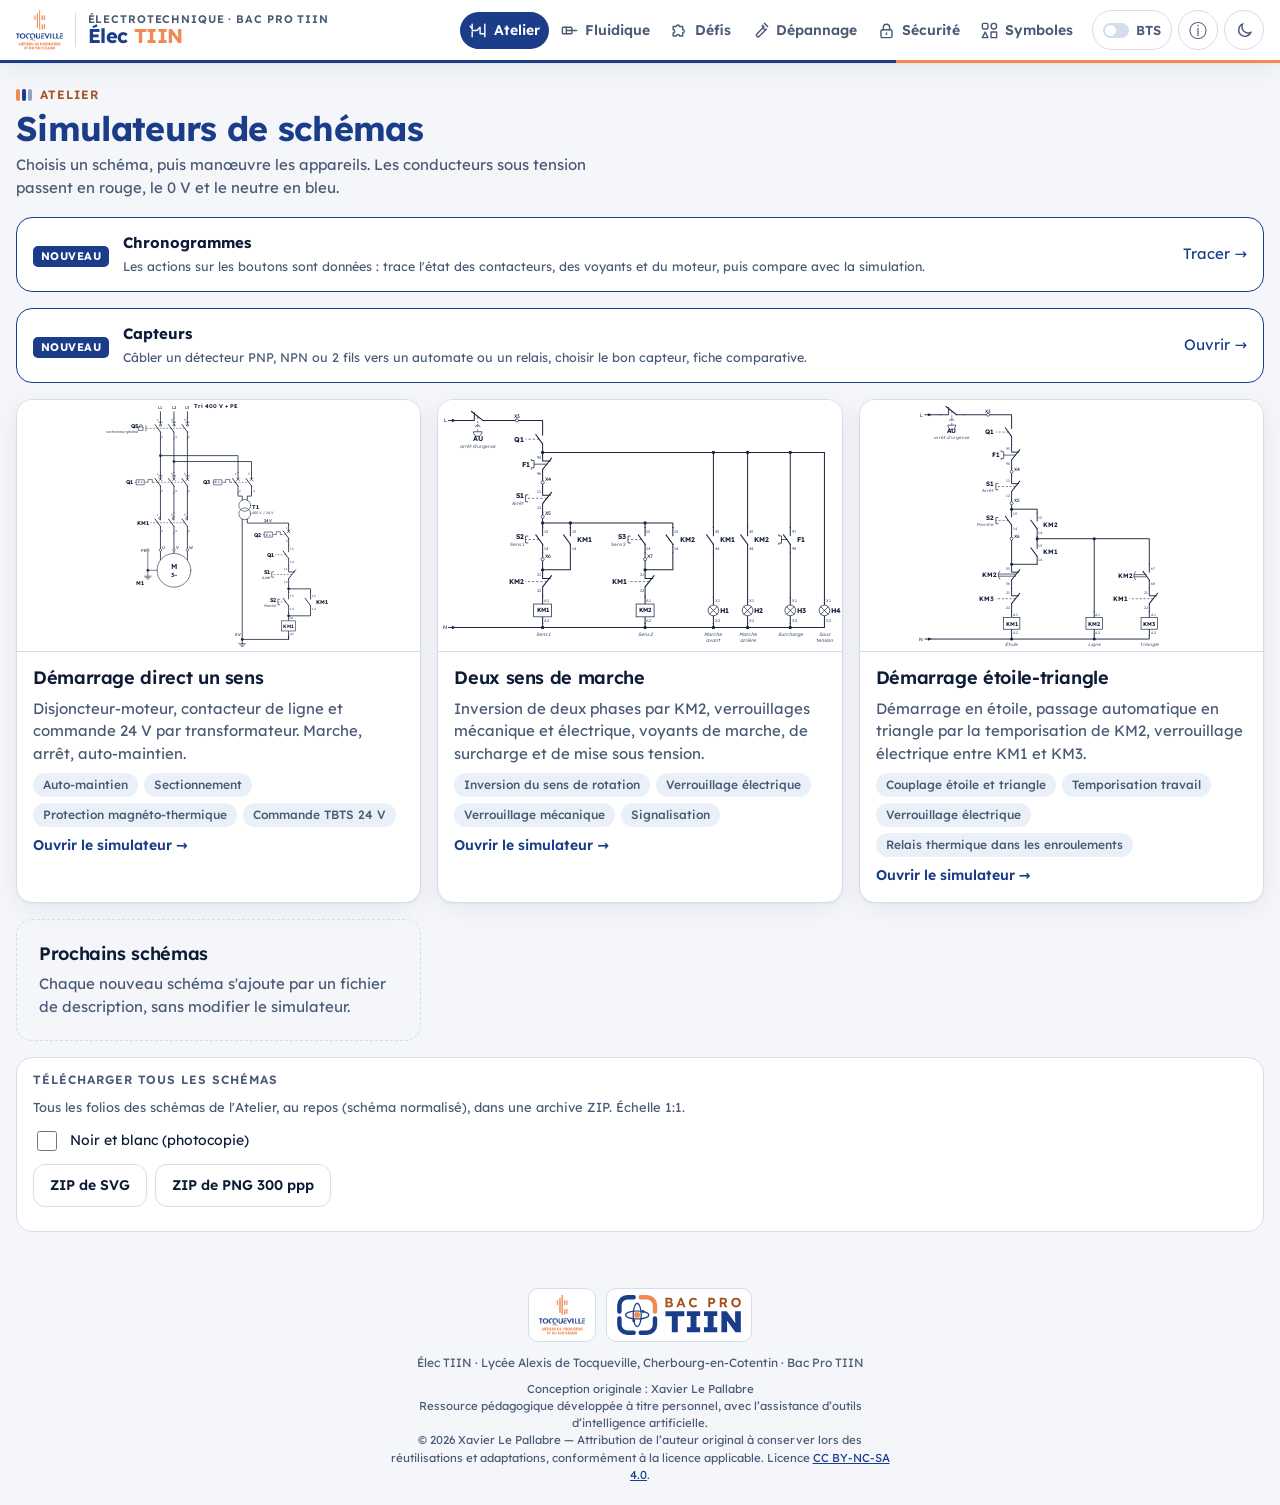
<file: index.html>
<!doctype html>
<html lang="fr">
<head>
<meta charset="utf-8">
<meta name="viewport" content="width=device-width,initial-scale=1,viewport-fit=cover">
<meta name="theme-color" content="#FFFFFF" media="(prefers-color-scheme: light)">
<meta name="theme-color" content="#12204A" media="(prefers-color-scheme: dark)">
<meta name="description" content="Élec TIIN — simulateurs de schémas électriques et symboles normalisés · Lycée Alexis de Tocqueville">
<link rel="manifest" href="manifest.webmanifest">
<link rel="icon" href="icon.svg" type="image/svg+xml">
<link rel="apple-touch-icon" href="icons/apple-touch-icon.png">
<link rel="stylesheet" href="assets/fonts/lexend.css">
<link rel="stylesheet" href="style.css">
<script>try{const t=localStorage.getItem("elec-theme");if(t==="light"||t==="dark")document.documentElement.dataset.theme=t;if(localStorage.getItem("elec-niveau")==="bts")document.documentElement.dataset.niveau="bts"}catch(e){}</script>
<title>Élec TIIN</title>
</head>
<body>
<a class="skip" href="#main">Aller au contenu</a>
<header class="topbar">
  <div class="topbar-inner">
    <a class="brand" href="#/atelier" aria-label="Élec TIIN — accueil">
      <span class="school-logo"><img src="assets/logo-tocqueville.png" alt="Lycée Tocqueville — Métiers de l’industrie et du nucléaire" width="541" height="465"></span>
      <span class="brand-sep" aria-hidden="true"></span>
      <span class="brand-text">
        <span class="eyebrow">Électrotechnique · Bac Pro TIIN</span>
        <strong>Élec <span>TIIN</span></strong>
      </span>
    </a>
    <nav class="tabs" aria-label="Navigation principale">
      <a href="#/atelier" data-onglet="atelier"><svg aria-hidden="true" viewBox="0 0 24 24"><path d="M4 4v6M4 14v6M4 10l-2.5-3.5M20 4v16M4 12h6l4-4M14 8v8h6"/></svg><span>Atelier</span></a>
      <a href="#/fluidique" data-onglet="fluidique"><svg aria-hidden="true" viewBox="0 0 24 24"><rect x="3" y="8" width="12" height="8" rx="1"/><path d="M8 8v8M8 12h13"/></svg><span>Fluidique</span></a>
      <a href="#/defis" data-onglet="defis"><svg aria-hidden="true" viewBox="0 0 24 24"><path d="M4 7h4a2 2 0 1 1 4 0h4v4a2 2 0 1 1 0 4v4h-4a2 2 0 1 0-4 0H4v-4a2 2 0 1 0 0-4z"/></svg><span>Défis</span></a>
      <a href="#/depannage" data-onglet="depannage"><svg aria-hidden="true" viewBox="0 0 24 24"><path d="M14.5 5.5a4 4 0 0 0 4.9 4.9l-9 9a2.1 2.1 0 0 1-3-3l9-9a4 4 0 0 1-1.9-1.9zM17 3l4 4"/></svg><span>Dépannage</span></a>
      <a href="#/consignation" data-onglet="consignation"><svg aria-hidden="true" viewBox="0 0 24 24"><rect x="5" y="11" width="14" height="10" rx="2"/><path d="M8 11V8a4 4 0 0 1 8 0v3M12 15v2"/></svg><span>Sécurité</span></a>
      <a href="#/machines" data-onglet="machines" class="bts-seul"><svg aria-hidden="true" viewBox="0 0 24 24"><circle cx="12" cy="12" r="7"/><path d="M12 5v2M12 17v2M5 12h2M17 12h2M9.5 9.5 12 12l3-1.5"/></svg><span>Machines</span></a>
      <a href="#/symboles" data-onglet="symboles"><svg aria-hidden="true" viewBox="0 0 24 24"><rect x="3" y="3" width="7" height="7" rx="1.5"/><circle cx="17.5" cy="6.5" r="3.5"/><path d="M3 21l3.5-7 3.5 7zM14 14h7v7h-7z"/></svg><span>Symboles</span></a>
    </nav>
    <div class="top-actions">
      <span class="status-pill" id="netStatus" hidden><span class="dot" aria-hidden="true"></span>Hors ligne</span>
      <button id="niveauToggle" class="niveau-btn" type="button" aria-pressed="false" title="Mode BTS : afficher les contenus de niveau BTS MS" aria-label="Mode BTS"><span class="niveau-pastille" aria-hidden="true"></span>BTS</button>
      <a class="icon-btn" href="#/infos" data-onglet="infos" aria-label="Informations">ⓘ</a>
      <button id="themeToggle" class="icon-btn" type="button" aria-label="Basculer le thème clair / sombre" title="Thème clair / sombre"><svg class="i-moon" aria-hidden="true" viewBox="0 0 24 24"><path d="M20 14.5A8 8 0 0 1 9.5 4a8 8 0 1 0 10.5 10.5z"/></svg><svg class="i-sun" aria-hidden="true" viewBox="0 0 24 24"><circle cx="12" cy="12" r="4"/><path d="M12 2v2M12 20v2M2 12h2M20 12h2M4.9 4.9l1.4 1.4M17.7 17.7l1.4 1.4M4.9 19.1l1.4-1.4M17.7 6.3l1.4-1.4"/></svg></button>
    </div>
  </div>
  <div class="bar-accent" aria-hidden="true"></div>
</header>

<main id="main" tabindex="-1"></main>
<footer><div class="tiin-logos"><span class="logo-plate"><img src="assets/logo-tocqueville.png" alt="Lycée Alexis de Tocqueville — Métiers de l’industrie et du nucléaire" width="541" height="465" loading="lazy"></span><span class="logo-plate"><img src="assets/logo-bac-pro-tiin.svg" alt="Bac Pro TIIN — Techniques d’interventions sur installations nucléaires" width="412" height="133" loading="lazy"></span></div>Élec TIIN · Lycée Alexis de Tocqueville, Cherbourg-en-Cotentin · Bac Pro TIIN<p class="credit">Conception originale : Xavier Le Pallabre<br>Ressource pédagogique développée à titre personnel, avec l’assistance d’outils d’intelligence artificielle.<br>© 2026 Xavier Le Pallabre — Attribution de l’auteur original à conserver lors des réutilisations et adaptations, conformément à la licence applicable. Licence <a href="https://creativecommons.org/licenses/by-nc-sa/4.0/deed.fr" rel="license noopener" target="_blank">CC BY-NC-SA 4.0</a>.</p></footer>

<script src="js/dessin.js"></script>
<script src="js/export.js"></script>
<script src="js/moteur.js"></script>
<script src="js/schemas/direct-un-sens.js"></script>
<script src="js/schemas/deux-sens.js"></script>
<script src="js/schemas/etoile-triangle.js"></script>
<script src="js/symboles-data.js"></script>
<script src="js/atelier.js"></script>
<script src="js/chronogrammes.js"></script>
<script src="js/capteurs.js"></script>
<script src="js/symboles-fluides.js"></script>
<script src="js/symboles.js"></script>
<script src="js/defis-data.js"></script>
<script src="js/defis.js"></script>
<script src="js/fluidique-dessin.js"></script>
<script src="js/fluidique-data.js"></script>
<script src="js/fluidique.js"></script>
<script src="js/depannage-data.js"></script>
<script src="js/depannage.js"></script>
<script src="js/depannage-bts.js"></script>
<script src="js/consignation-data.js"></script>
<script src="js/consignation.js"></script>
<script src="js/consignation-fluides.js"></script>
<script src="js/protection.js"></script>
<script src="js/machines.js"></script>
<script src="js/app.js"></script>
</body>
</html>
</file>
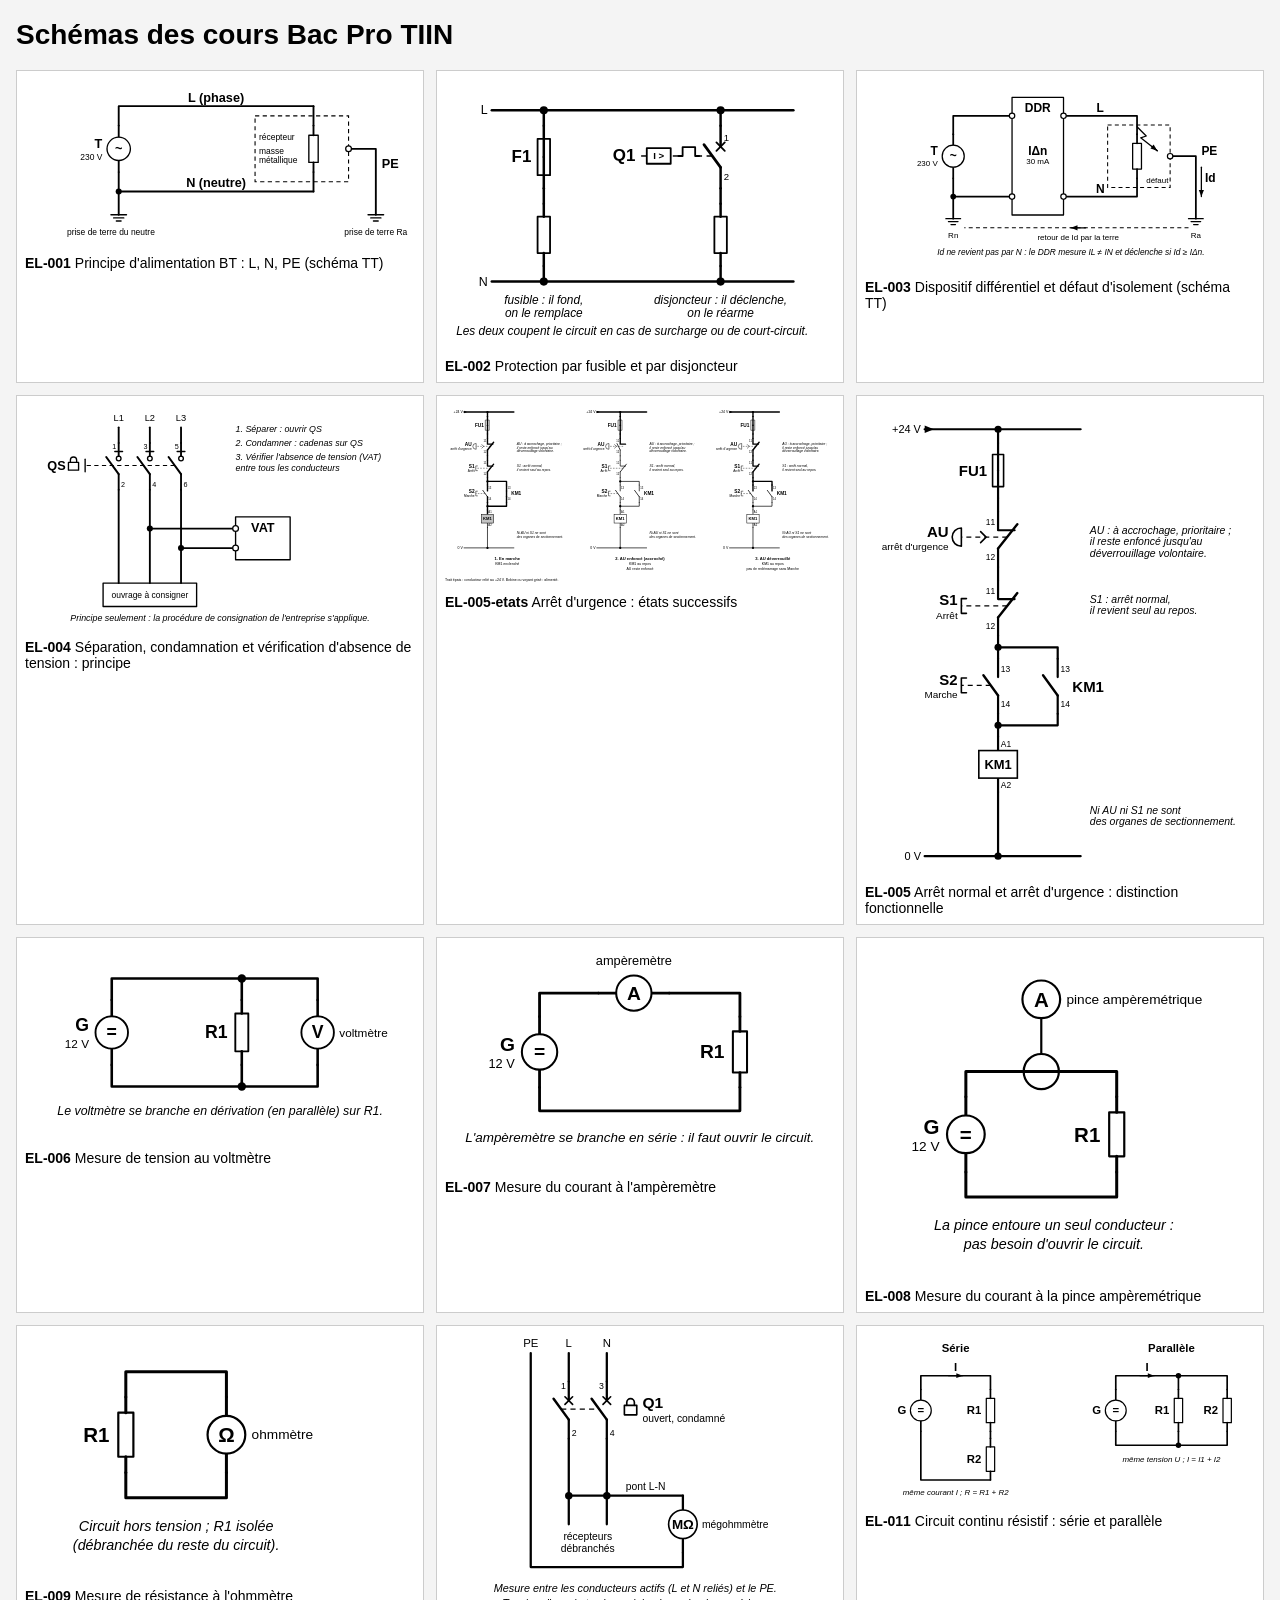
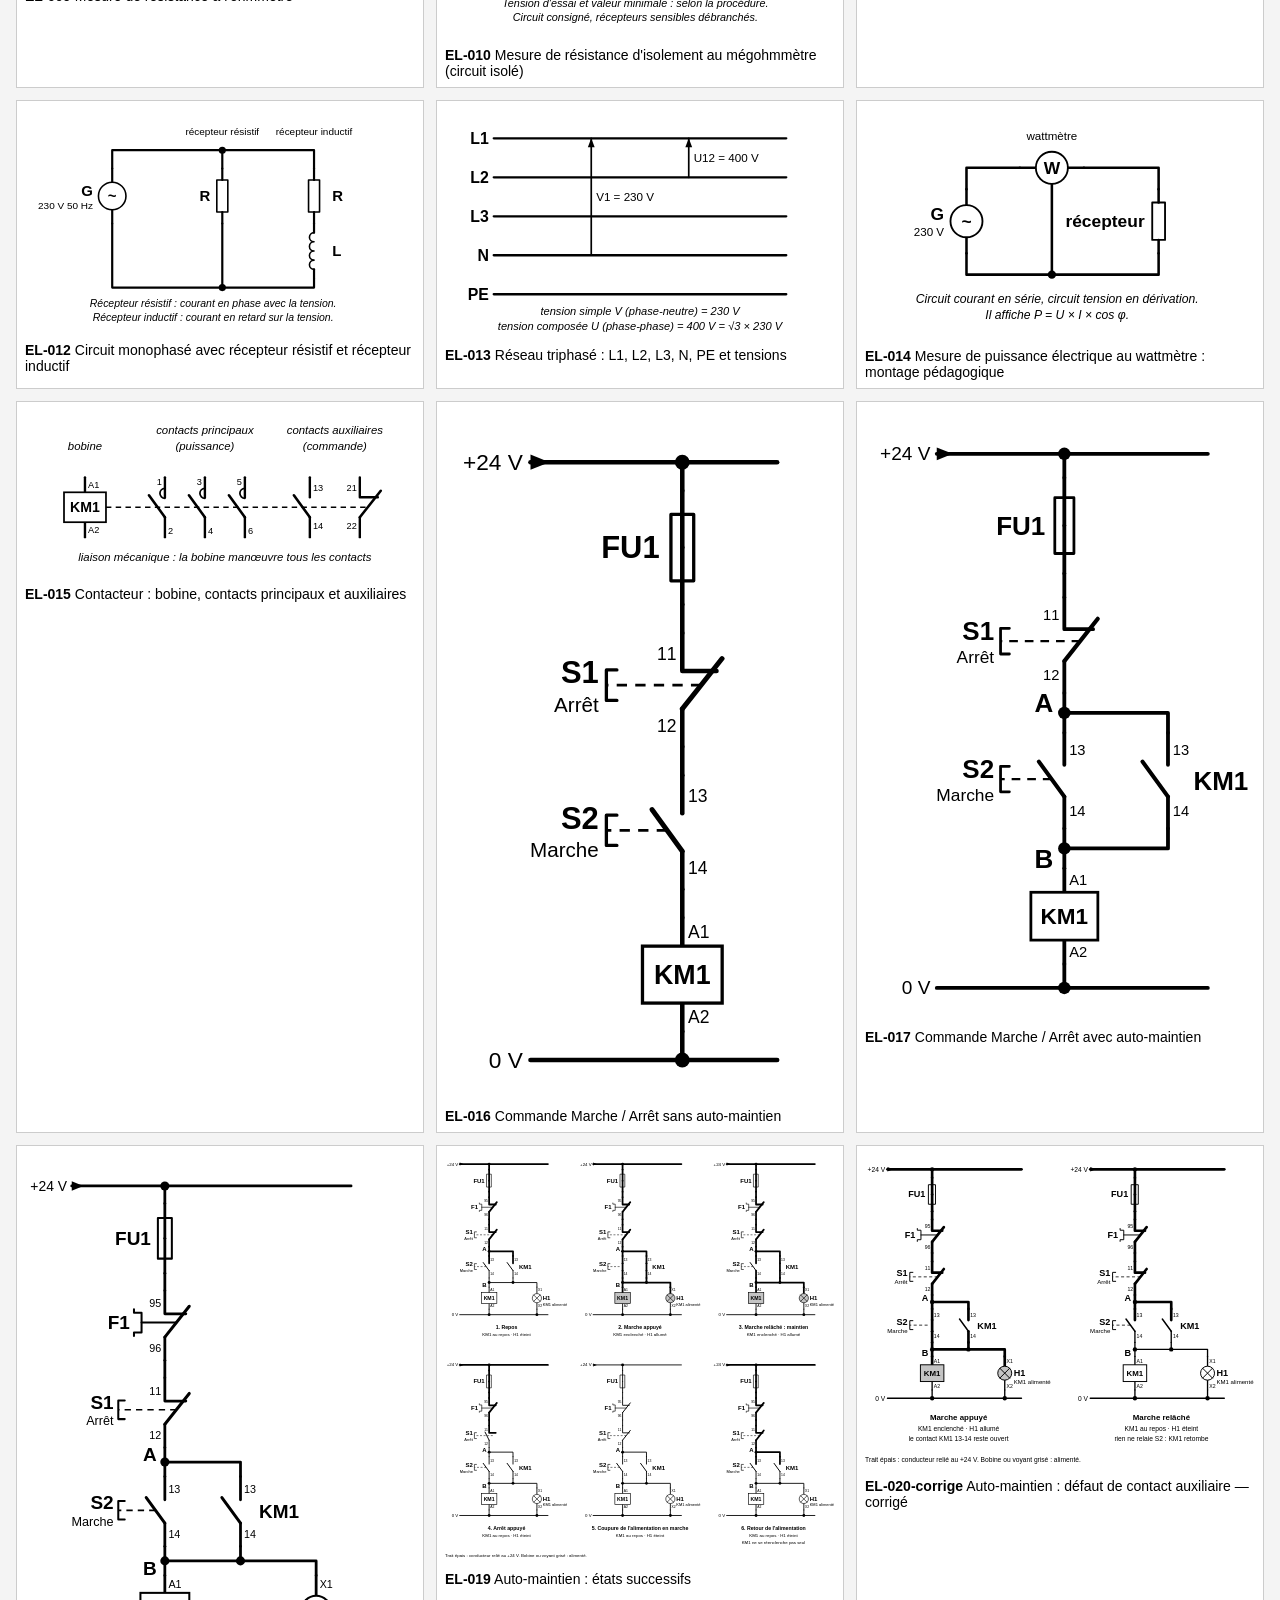
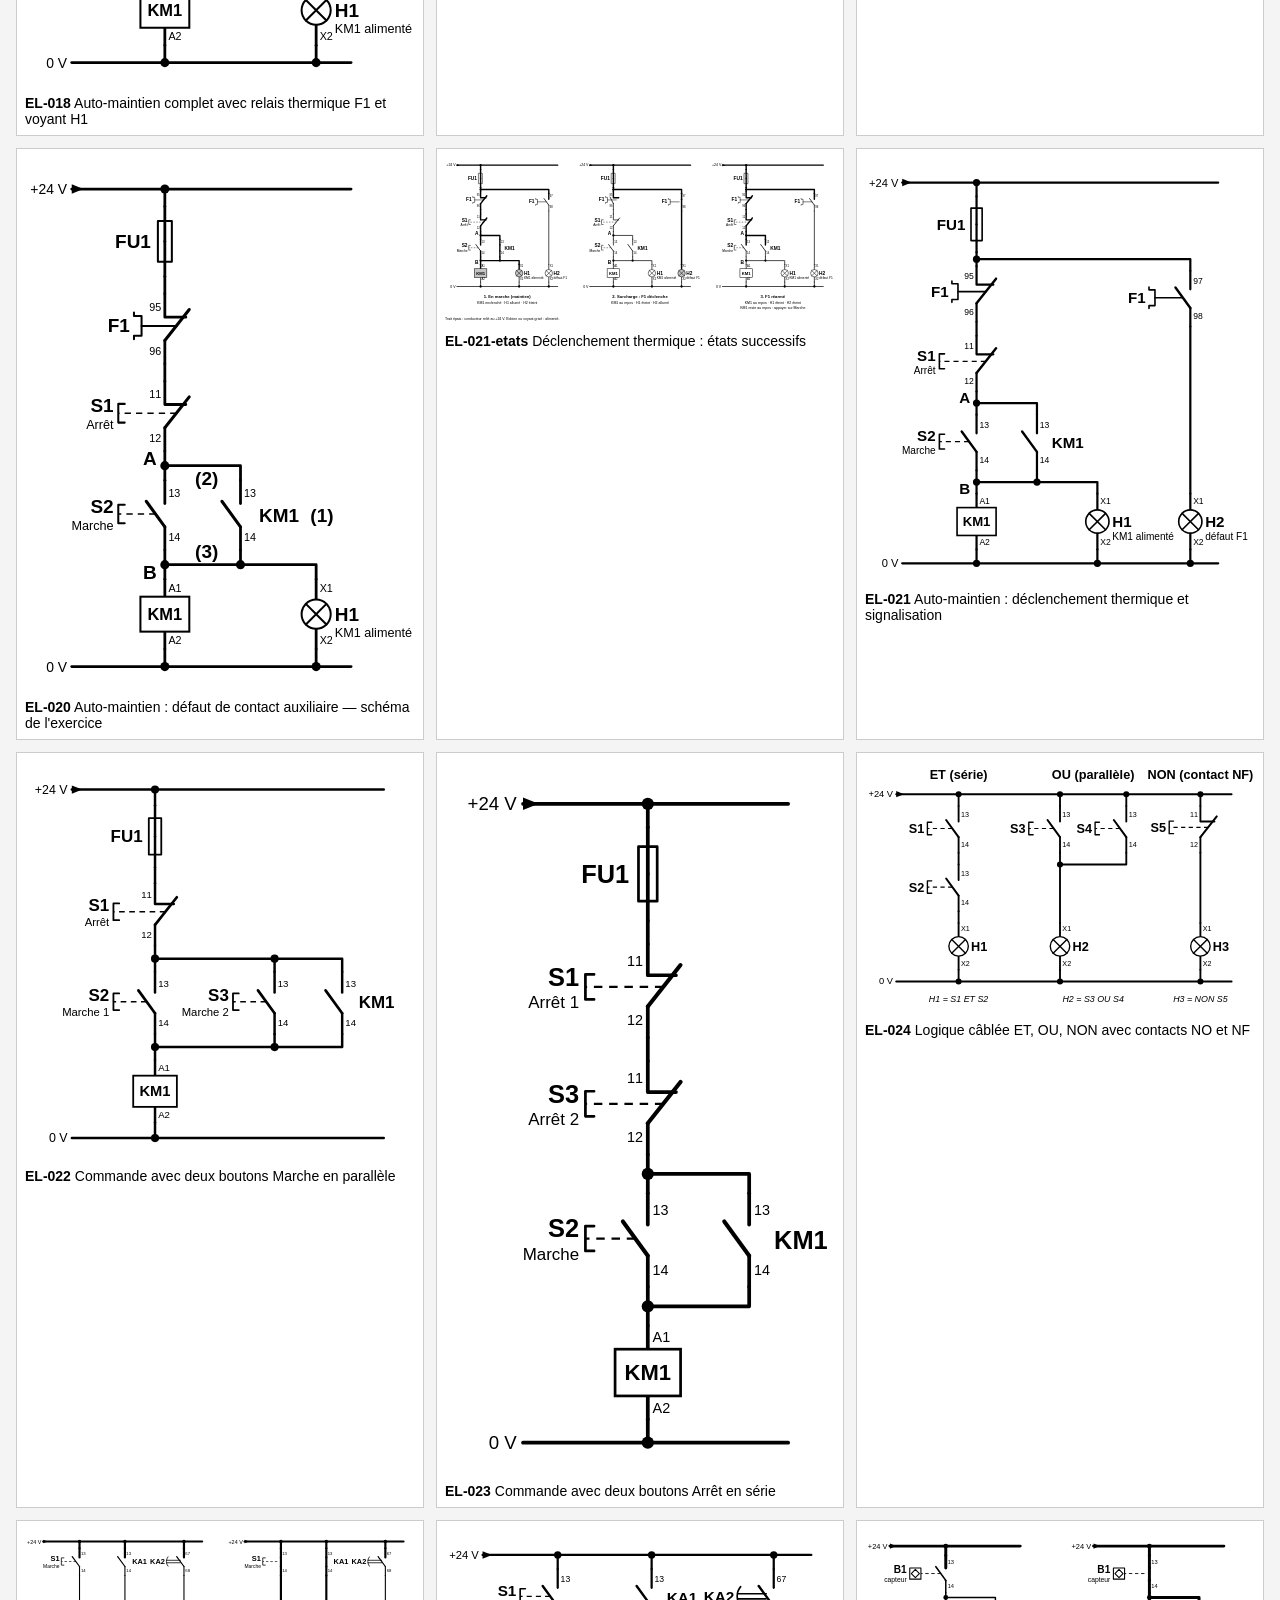
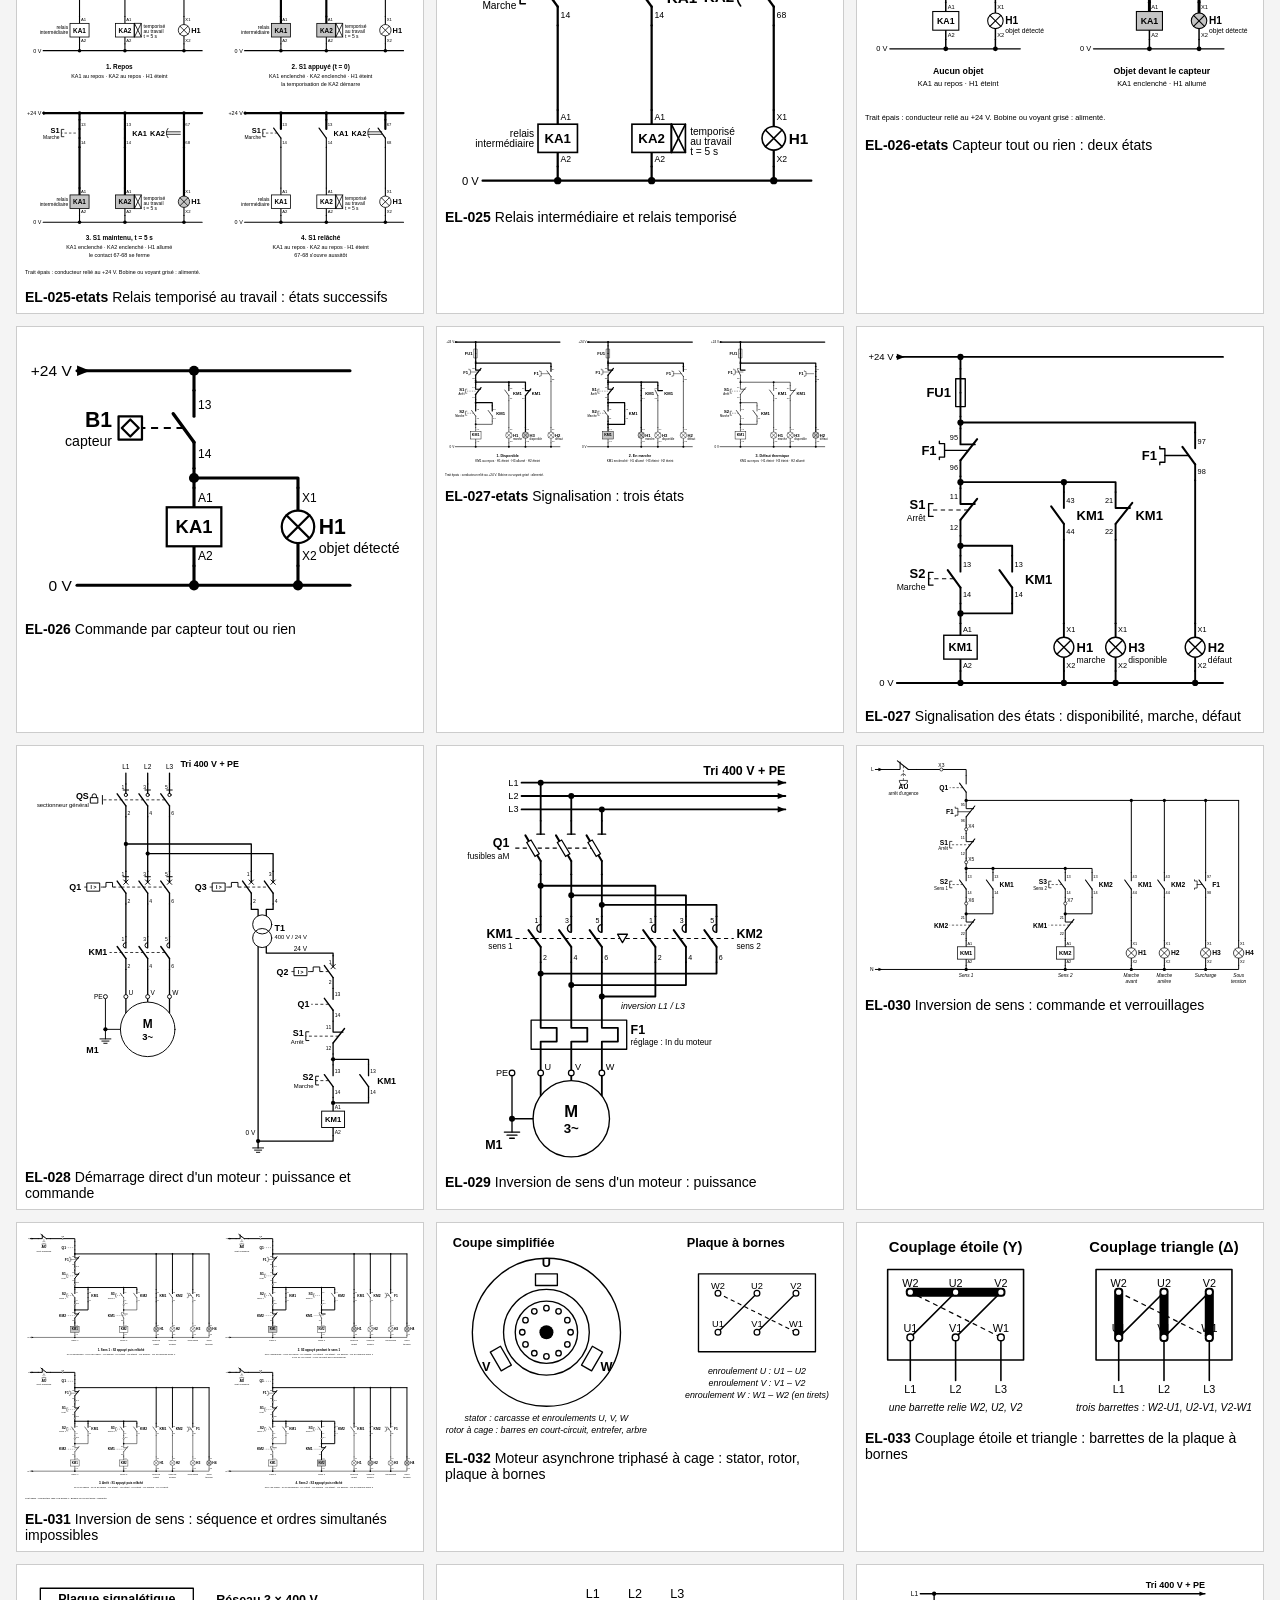
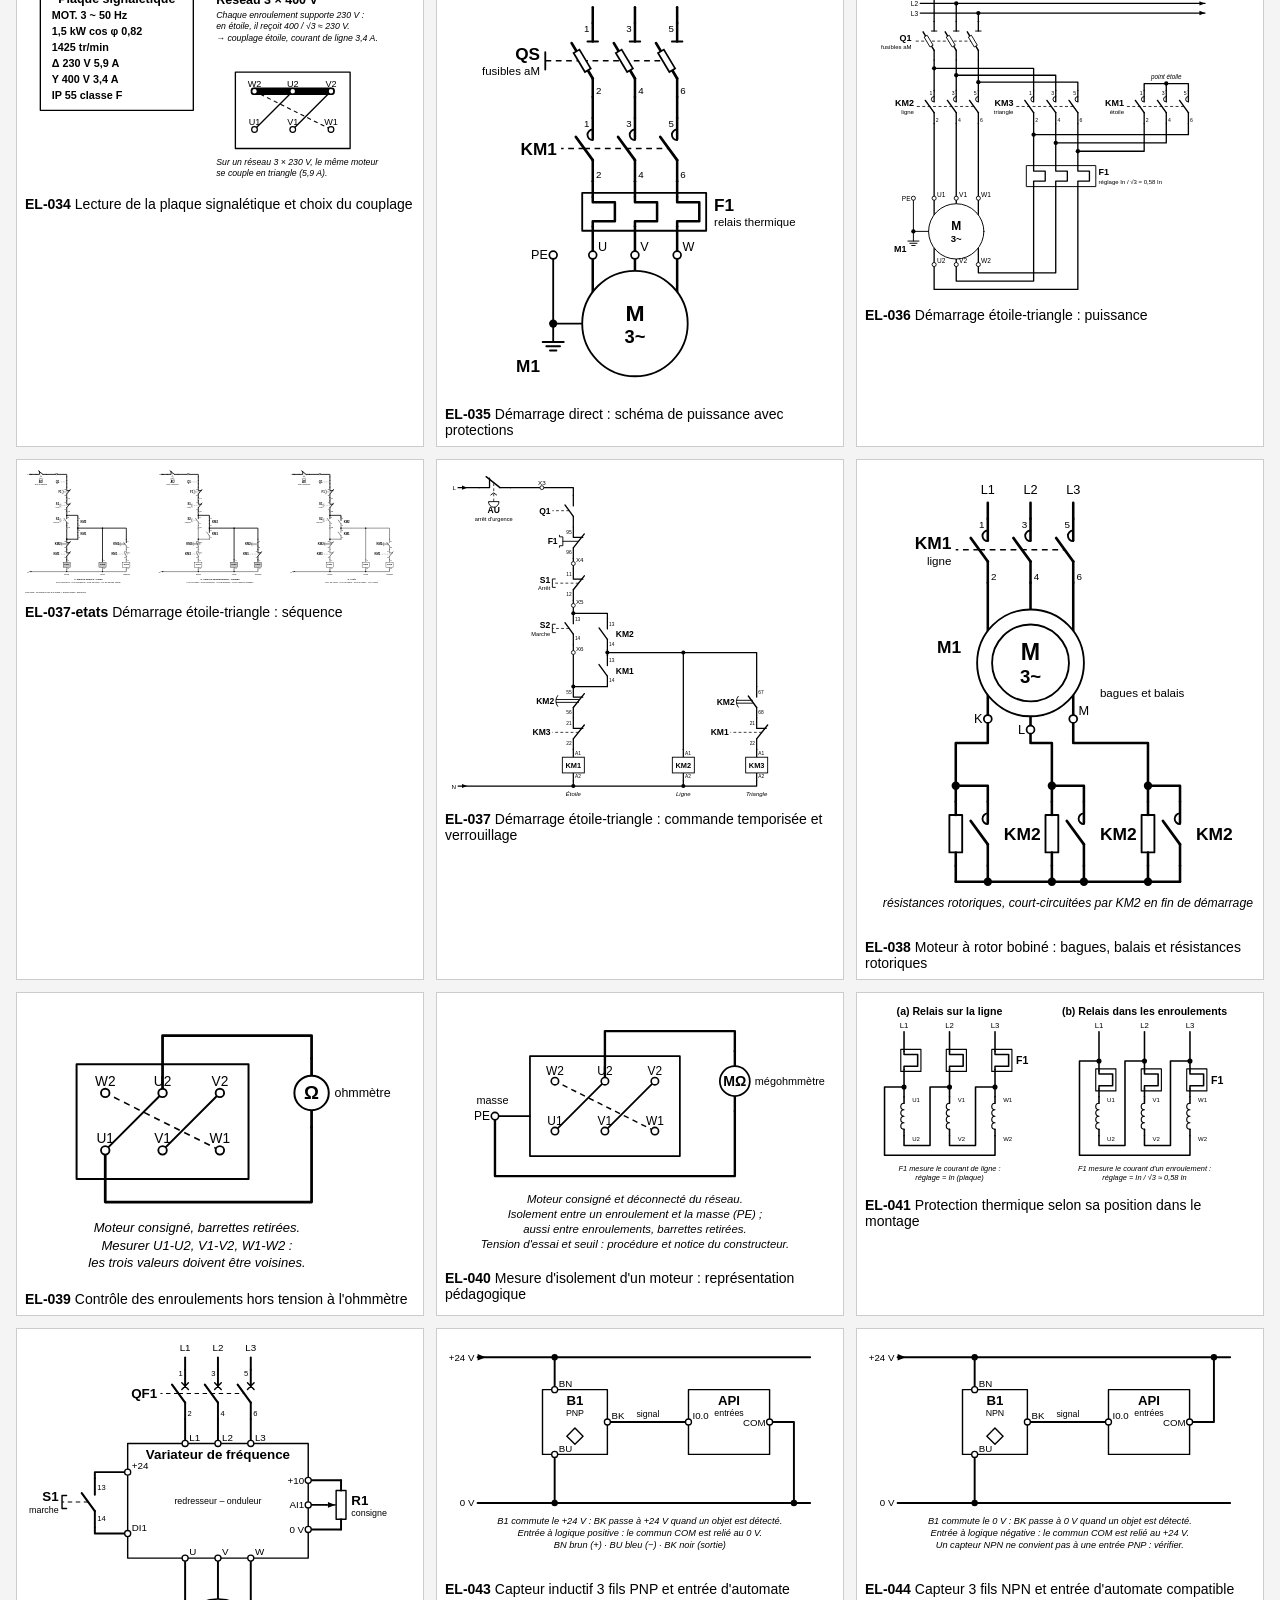
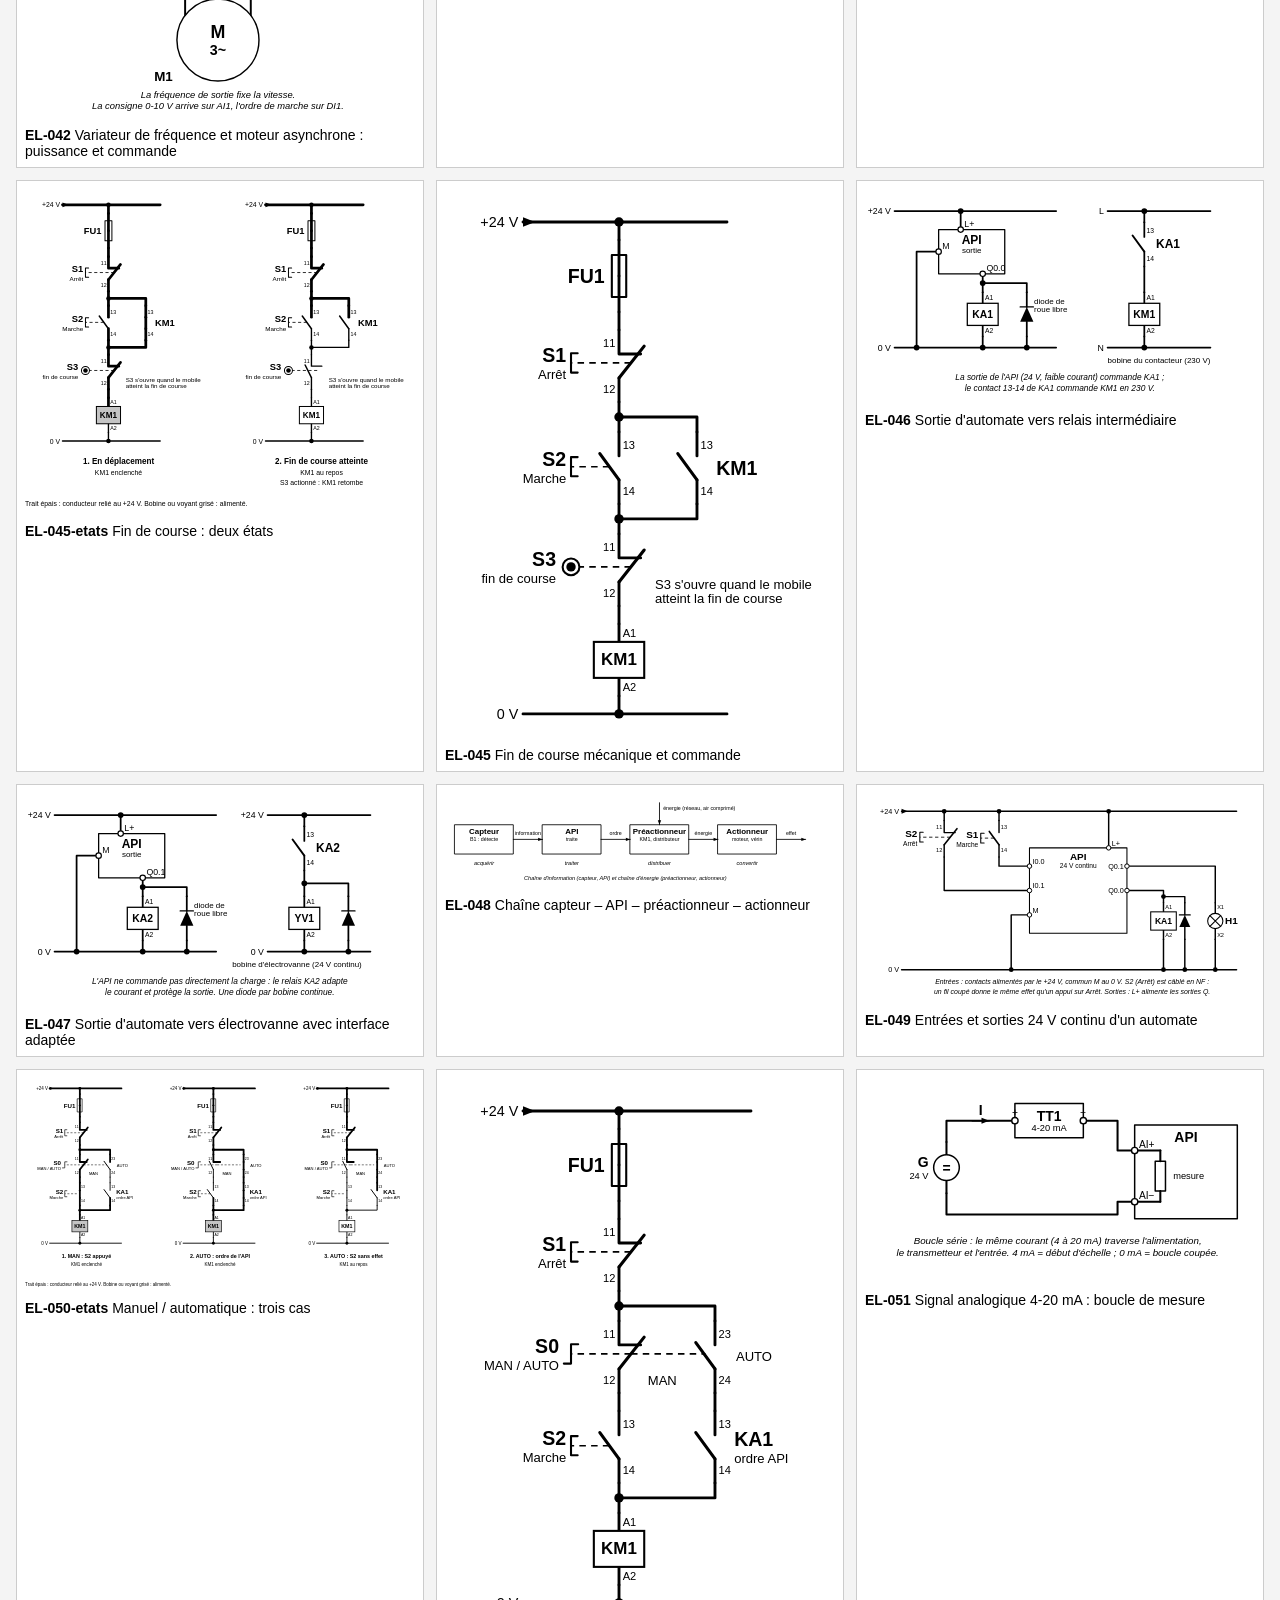
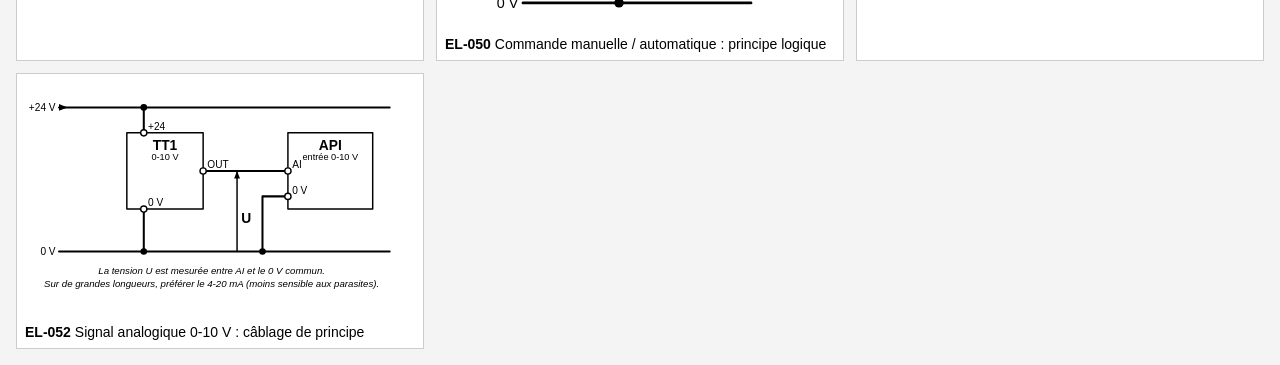
<file: cours/catalogue.html>
<!doctype html><html lang="fr"><meta charset="utf-8"><title>Schémas des cours</title><style>body{font:14px Arial,sans-serif;margin:16px;background:#f4f4f4}main{display:grid;gap:12px;grid-template-columns:repeat(auto-fill,minmax(320px,1fr))}figure{margin:0;background:#fff;border:1px solid #ccc;padding:8px}img{width:100%;height:auto}figcaption{margin-top:6px}</style><h1>Schémas des cours Bac Pro TIIN</h1><main><figure><img src="svg/EL-001.svg" alt=""><figcaption><b>EL-001</b> Principe d&#x27;alimentation BT : L, N, PE (schéma TT)</figcaption></figure><figure><img src="svg/EL-002.svg" alt=""><figcaption><b>EL-002</b> Protection par fusible et par disjoncteur</figcaption></figure><figure><img src="svg/EL-003.svg" alt=""><figcaption><b>EL-003</b> Dispositif différentiel et défaut d&#x27;isolement (schéma TT)</figcaption></figure><figure><img src="svg/EL-004.svg" alt=""><figcaption><b>EL-004</b> Séparation, condamnation et vérification d&#x27;absence de tension : principe</figcaption></figure><figure><img src="svg/EL-005-etats.svg" alt=""><figcaption><b>EL-005-etats</b> Arrêt d&#x27;urgence : états successifs</figcaption></figure><figure><img src="svg/EL-005.svg" alt=""><figcaption><b>EL-005</b> Arrêt normal et arrêt d&#x27;urgence : distinction fonctionnelle</figcaption></figure><figure><img src="svg/EL-006.svg" alt=""><figcaption><b>EL-006</b> Mesure de tension au voltmètre</figcaption></figure><figure><img src="svg/EL-007.svg" alt=""><figcaption><b>EL-007</b> Mesure du courant à l&#x27;ampèremètre</figcaption></figure><figure><img src="svg/EL-008.svg" alt=""><figcaption><b>EL-008</b> Mesure du courant à la pince ampèremétrique</figcaption></figure><figure><img src="svg/EL-009.svg" alt=""><figcaption><b>EL-009</b> Mesure de résistance à l&#x27;ohmmètre</figcaption></figure><figure><img src="svg/EL-010.svg" alt=""><figcaption><b>EL-010</b> Mesure de résistance d&#x27;isolement au mégohmmètre (circuit isolé)</figcaption></figure><figure><img src="svg/EL-011.svg" alt=""><figcaption><b>EL-011</b> Circuit continu résistif : série et parallèle</figcaption></figure><figure><img src="svg/EL-012.svg" alt=""><figcaption><b>EL-012</b> Circuit monophasé avec récepteur résistif et récepteur inductif</figcaption></figure><figure><img src="svg/EL-013.svg" alt=""><figcaption><b>EL-013</b> Réseau triphasé : L1, L2, L3, N, PE et tensions</figcaption></figure><figure><img src="svg/EL-014.svg" alt=""><figcaption><b>EL-014</b> Mesure de puissance électrique au wattmètre : montage pédagogique</figcaption></figure><figure><img src="svg/EL-015.svg" alt=""><figcaption><b>EL-015</b> Contacteur : bobine, contacts principaux et auxiliaires</figcaption></figure><figure><img src="svg/EL-016.svg" alt=""><figcaption><b>EL-016</b> Commande Marche / Arrêt sans auto-maintien</figcaption></figure><figure><img src="svg/EL-017.svg" alt=""><figcaption><b>EL-017</b> Commande Marche / Arrêt avec auto-maintien</figcaption></figure><figure><img src="svg/EL-018.svg" alt=""><figcaption><b>EL-018</b> Auto-maintien complet avec relais thermique F1 et voyant H1</figcaption></figure><figure><img src="svg/EL-019.svg" alt=""><figcaption><b>EL-019</b> Auto-maintien : états successifs</figcaption></figure><figure><img src="svg/EL-020-corrige.svg" alt=""><figcaption><b>EL-020-corrige</b> Auto-maintien : défaut de contact auxiliaire — corrigé</figcaption></figure><figure><img src="svg/EL-020.svg" alt=""><figcaption><b>EL-020</b> Auto-maintien : défaut de contact auxiliaire — schéma de l&#x27;exercice</figcaption></figure><figure><img src="svg/EL-021-etats.svg" alt=""><figcaption><b>EL-021-etats</b> Déclenchement thermique : états successifs</figcaption></figure><figure><img src="svg/EL-021.svg" alt=""><figcaption><b>EL-021</b> Auto-maintien : déclenchement thermique et signalisation</figcaption></figure><figure><img src="svg/EL-022.svg" alt=""><figcaption><b>EL-022</b> Commande avec deux boutons Marche en parallèle</figcaption></figure><figure><img src="svg/EL-023.svg" alt=""><figcaption><b>EL-023</b> Commande avec deux boutons Arrêt en série</figcaption></figure><figure><img src="svg/EL-024.svg" alt=""><figcaption><b>EL-024</b> Logique câblée ET, OU, NON avec contacts NO et NF</figcaption></figure><figure><img src="svg/EL-025-etats.svg" alt=""><figcaption><b>EL-025-etats</b> Relais temporisé au travail : états successifs</figcaption></figure><figure><img src="svg/EL-025.svg" alt=""><figcaption><b>EL-025</b> Relais intermédiaire et relais temporisé</figcaption></figure><figure><img src="svg/EL-026-etats.svg" alt=""><figcaption><b>EL-026-etats</b> Capteur tout ou rien : deux états</figcaption></figure><figure><img src="svg/EL-026.svg" alt=""><figcaption><b>EL-026</b> Commande par capteur tout ou rien</figcaption></figure><figure><img src="svg/EL-027-etats.svg" alt=""><figcaption><b>EL-027-etats</b> Signalisation : trois états</figcaption></figure><figure><img src="svg/EL-027.svg" alt=""><figcaption><b>EL-027</b> Signalisation des états : disponibilité, marche, défaut</figcaption></figure><figure><img src="svg/EL-028.svg" alt=""><figcaption><b>EL-028</b> Démarrage direct d&#x27;un moteur : puissance et commande</figcaption></figure><figure><img src="svg/EL-029.svg" alt=""><figcaption><b>EL-029</b> Inversion de sens d&#x27;un moteur : puissance</figcaption></figure><figure><img src="svg/EL-030.svg" alt=""><figcaption><b>EL-030</b> Inversion de sens : commande et verrouillages</figcaption></figure><figure><img src="svg/EL-031.svg" alt=""><figcaption><b>EL-031</b> Inversion de sens : séquence et ordres simultanés impossibles</figcaption></figure><figure><img src="svg/EL-032.svg" alt=""><figcaption><b>EL-032</b> Moteur asynchrone triphasé à cage : stator, rotor, plaque à bornes</figcaption></figure><figure><img src="svg/EL-033.svg" alt=""><figcaption><b>EL-033</b> Couplage étoile et triangle : barrettes de la plaque à bornes</figcaption></figure><figure><img src="svg/EL-034.svg" alt=""><figcaption><b>EL-034</b> Lecture de la plaque signalétique et choix du couplage</figcaption></figure><figure><img src="svg/EL-035.svg" alt=""><figcaption><b>EL-035</b> Démarrage direct : schéma de puissance avec protections</figcaption></figure><figure><img src="svg/EL-036.svg" alt=""><figcaption><b>EL-036</b> Démarrage étoile-triangle : puissance</figcaption></figure><figure><img src="svg/EL-037-etats.svg" alt=""><figcaption><b>EL-037-etats</b> Démarrage étoile-triangle : séquence</figcaption></figure><figure><img src="svg/EL-037.svg" alt=""><figcaption><b>EL-037</b> Démarrage étoile-triangle : commande temporisée et verrouillage</figcaption></figure><figure><img src="svg/EL-038.svg" alt=""><figcaption><b>EL-038</b> Moteur à rotor bobiné : bagues, balais et résistances rotoriques</figcaption></figure><figure><img src="svg/EL-039.svg" alt=""><figcaption><b>EL-039</b> Contrôle des enroulements hors tension à l&#x27;ohmmètre</figcaption></figure><figure><img src="svg/EL-040.svg" alt=""><figcaption><b>EL-040</b> Mesure d&#x27;isolement d&#x27;un moteur : représentation pédagogique</figcaption></figure><figure><img src="svg/EL-041.svg" alt=""><figcaption><b>EL-041</b> Protection thermique selon sa position dans le montage</figcaption></figure><figure><img src="svg/EL-042.svg" alt=""><figcaption><b>EL-042</b> Variateur de fréquence et moteur asynchrone : puissance et commande</figcaption></figure><figure><img src="svg/EL-043.svg" alt=""><figcaption><b>EL-043</b> Capteur inductif 3 fils PNP et entrée d&#x27;automate</figcaption></figure><figure><img src="svg/EL-044.svg" alt=""><figcaption><b>EL-044</b> Capteur 3 fils NPN et entrée d&#x27;automate compatible</figcaption></figure><figure><img src="svg/EL-045-etats.svg" alt=""><figcaption><b>EL-045-etats</b> Fin de course : deux états</figcaption></figure><figure><img src="svg/EL-045.svg" alt=""><figcaption><b>EL-045</b> Fin de course mécanique et commande</figcaption></figure><figure><img src="svg/EL-046.svg" alt=""><figcaption><b>EL-046</b> Sortie d&#x27;automate vers relais intermédiaire</figcaption></figure><figure><img src="svg/EL-047.svg" alt=""><figcaption><b>EL-047</b> Sortie d&#x27;automate vers électrovanne avec interface adaptée</figcaption></figure><figure><img src="svg/EL-048.svg" alt=""><figcaption><b>EL-048</b> Chaîne capteur – API – préactionneur – actionneur</figcaption></figure><figure><img src="svg/EL-049.svg" alt=""><figcaption><b>EL-049</b> Entrées et sorties 24 V continu d&#x27;un automate</figcaption></figure><figure><img src="svg/EL-050-etats.svg" alt=""><figcaption><b>EL-050-etats</b> Manuel / automatique : trois cas</figcaption></figure><figure><img src="svg/EL-050.svg" alt=""><figcaption><b>EL-050</b> Commande manuelle / automatique : principe logique</figcaption></figure><figure><img src="svg/EL-051.svg" alt=""><figcaption><b>EL-051</b> Signal analogique 4-20 mA : boucle de mesure</figcaption></figure><figure><img src="svg/EL-052.svg" alt=""><figcaption><b>EL-052</b> Signal analogique 0-10 V : câblage de principe</figcaption></figure></main></html>
</file>
<file: assets/fonts/lexend.css>
@font-face{font-family:'Lexend';font-style:normal;font-weight:400;font-display:swap;src:url(./lexend-0.ttf) format('truetype')}
@font-face{font-family:'Lexend';font-style:normal;font-weight:500;font-display:swap;src:url(./lexend-1.ttf) format('truetype')}
@font-face{font-family:'Lexend';font-style:normal;font-weight:600;font-display:swap;src:url(./lexend-2.ttf) format('truetype')}
@font-face{font-family:'Lexend';font-style:normal;font-weight:700;font-display:swap;src:url(./lexend-3.ttf) format('truetype')}
</file>
<file: style.css>
/* Élec TIIN — identité « Tocqueville — Supports de cours » partagée avec Nucléa TIIN :
   bleu #1A3C89, orange #F18A52, police Lexend. Les schémas sont dessinés sur une « feuille »
   dont les couleurs de fils suivent l'état électrique. */
:root{
  color-scheme:light;
  --bg:#F4F6FA;--surface:#FFFFFF;--surface-2:#EAF0F8;--line:#D5DDEA;
  --ink:#0E1B36;--muted:#4A5A75;
  --brand:#1A3C89;--brand-text:#1A3C89;--primary:#1A3C89;--primary-hover:#24499E;--on-primary:#FFFFFF;
  --accent:#F18A52;--accent-text:#A8501C;--accent-soft:#FDEBDF;
  --ok:#1E7A4F;--ok-soft:#E3F4EA;--ko:#B3261E;--ko-soft:#FBE4E1;--info:#2556B8;
  --marche:#1E7A4F;--arret:#C62828;
  --shadow:0 1px 2px #0E1B360D,0 6px 24px #0E1B360F;
  --r-sm:8px;--r-md:12px;--r-lg:16px;--r-pill:999px;
  --font:Lexend,system-ui,-apple-system,"Segoe UI",sans-serif;
  /* feuille de schéma */
  --paper:#FFFFFF;--paper-line:#DCE3EE;--sch-ink:#1B2740;--sch-muted:#56637C;
  --vif:#D21F1F;--neutre:#1F62D1;--mort:#1B2740;
  --ph-L1:#D21F1F;--ph-L2:#E07400;--ph-L3:#7B3FC4;--ph-L:#D21F1F;--ph-24V:#D21F1F;
  --bobine-on:#FFE0DC;--zone-hover:#F18A5226;--zone-on:#F18A5244;
  --v-vert:#2BB35A;--v-orange:#F28A1A;--v-blanc:#F5F2C8;--v-rouge:#E53935;
}
@media (prefers-color-scheme:dark){:root:not([data-theme="light"]){
  color-scheme:dark;
  --bg:#0A1430;--surface:#12204A;--surface-2:#1A2C5C;--line:#2B3F72;
  --ink:#EEF2FA;--muted:#A9B6D3;
  --brand-text:#9DB8F5;--primary:#2E5BC4;--primary-hover:#3A68D2;
  --accent-text:#F6A06E;--accent-soft:#3A2A2A;
  --ok:#7FD6A8;--ok-soft:#163A35;--ko:#FF8A80;--ko-soft:#4A2026;--info:#8FB0F5;
  --marche:#2E9E63;--arret:#D84343;
  --shadow:0 1px 2px #0006,0 8px 28px #0005;
  --paper:#0F1A3A;--paper-line:#2B3F72;--sch-ink:#D7DFF0;--sch-muted:#9AA8C6;
  --vif:#FF5B5B;--neutre:#6EA6FF;--mort:#D7DFF0;
  --ph-L1:#FF5B5B;--ph-L2:#FFA040;--ph-L3:#B98CFF;--ph-L:#FF5B5B;--ph-24V:#FF5B5B;
  --bobine-on:#5A1F2A;--zone-hover:#F18A5233;--zone-on:#F18A5255;
}}
:root[data-theme="dark"]{
  color-scheme:dark;
  --bg:#0A1430;--surface:#12204A;--surface-2:#1A2C5C;--line:#2B3F72;
  --ink:#EEF2FA;--muted:#A9B6D3;
  --brand-text:#9DB8F5;--primary:#2E5BC4;--primary-hover:#3A68D2;
  --accent-text:#F6A06E;--accent-soft:#3A2A2A;
  --ok:#7FD6A8;--ok-soft:#163A35;--ko:#FF8A80;--ko-soft:#4A2026;--info:#8FB0F5;
  --marche:#2E9E63;--arret:#D84343;
  --shadow:0 1px 2px #0006,0 8px 28px #0005;
  --paper:#0F1A3A;--paper-line:#2B3F72;--sch-ink:#D7DFF0;--sch-muted:#9AA8C6;
  --vif:#FF5B5B;--neutre:#6EA6FF;--mort:#D7DFF0;
  --ph-L1:#FF5B5B;--ph-L2:#FFA040;--ph-L3:#B98CFF;--ph-L:#FF5B5B;--ph-24V:#FF5B5B;
  --bobine-on:#5A1F2A;--zone-hover:#F18A5233;--zone-on:#F18A5255;
}

/* ---------- base ---------- */
*,*::before,*::after{box-sizing:border-box}
[hidden]{display:none!important}
html{-webkit-text-size-adjust:100%}
body{margin:0;background:var(--bg);color:var(--ink);font:400 15px/1.5 var(--font);font-variant-numeric:tabular-nums;
  -webkit-font-smoothing:antialiased;min-height:100vh;display:flex;flex-direction:column}
h1,h2,h3{margin:0;color:var(--ink);letter-spacing:-.02em}
h1{font-size:clamp(24px,3vw,34px);line-height:1.12;font-weight:700;color:var(--brand-text);text-wrap:balance}
h2{font-size:18px;line-height:1.3;font-weight:600}
h3{font-size:16px;font-weight:600}
p{margin:0}
a{color:var(--brand-text)}
button{font:inherit;color:inherit}
:focus-visible{outline:3px solid var(--accent);outline-offset:2px}
.skip{position:absolute;left:-999px;top:8px;background:var(--surface);padding:8px 12px;border-radius:var(--r-sm);z-index:50}
.skip:focus{left:12px}

/* ---------- barre du haut ---------- */
.topbar{position:sticky;top:env(safe-area-inset-top,0px);z-index:20;background:var(--surface);box-shadow:var(--shadow)}
body::before{content:"";position:fixed;inset:0 0 auto;height:env(safe-area-inset-top,0px);z-index:21;background:var(--surface)}
.topbar-inner{max-width:1440px;margin:0 auto;display:flex;align-items:center;gap:14px;flex-wrap:wrap;padding-block:10px;
  padding-left:max(16px,env(safe-area-inset-left,0px));padding-right:max(16px,env(safe-area-inset-right,0px))}
.brand{display:flex;align-items:center;gap:12px;text-decoration:none;color:inherit;min-width:0}
.school-logo img{height:40px;width:auto;display:block}
.brand-sep{width:1px;height:34px;background:var(--line)}
.brand-text{display:flex;flex-direction:column;line-height:1.1}
.eyebrow{font-size:11px;letter-spacing:.08em;text-transform:uppercase;color:var(--muted);font-weight:600}
.brand-text strong{font-size:20px;font-weight:700;color:var(--brand-text);letter-spacing:-.02em}
.brand-text strong span{color:var(--accent)}
.tabs{display:flex;gap:4px;margin-left:auto;flex-wrap:wrap}
.tabs a{display:inline-flex;align-items:center;gap:8px;padding:9px 14px;border-radius:var(--r-pill);text-decoration:none;
  color:var(--muted);font-weight:600;font-size:14px}
.tabs a svg{width:19px;height:19px;fill:none;stroke:currentColor;stroke-width:1.8;stroke-linecap:round;stroke-linejoin:round}
.tabs a:hover{background:var(--surface-2);color:var(--ink)}
.tabs a[aria-current="page"]{background:var(--primary);color:var(--on-primary)}
.top-actions{display:flex;align-items:center;gap:6px}
.icon-btn{width:40px;height:40px;border-radius:var(--r-pill);border:1px solid var(--line);background:var(--surface);
  display:inline-grid;place-items:center;cursor:pointer;color:var(--muted);text-decoration:none;font-size:18px}
.icon-btn svg{width:19px;height:19px;fill:none;stroke:currentColor;stroke-width:1.8;stroke-linecap:round}
.icon-btn[aria-current="page"]{background:var(--primary);color:var(--on-primary);border-color:var(--primary)}
.i-sun{display:none}
:root[data-theme="dark"] .i-sun{display:block}:root[data-theme="dark"] .i-moon{display:none}
@media (prefers-color-scheme:dark){:root:not([data-theme="light"]) .i-sun{display:block}:root:not([data-theme="light"]) .i-moon{display:none}}
.status-pill{display:inline-flex;align-items:center;gap:6px;font-size:12px;font-weight:600;padding:5px 10px;border-radius:var(--r-pill);
  background:var(--accent-soft);color:var(--accent-text)}
.status-pill .dot{width:7px;height:7px;border-radius:50%;background:currentColor}
.bar-accent{height:3px;background:linear-gradient(90deg,var(--brand) 0 70%,var(--accent) 70%)}
@media (max-width:640px){.brand-sep,.school-logo{display:none}.tabs{margin-left:0;order:3;width:100%}.top-actions{margin-left:auto}}

/* ---------- page ---------- */
main{flex:1;width:100%;max-width:1440px;margin:0 auto;padding-block:22px 40px;
  padding-left:max(16px,env(safe-area-inset-left,0px));padding-right:max(16px,env(safe-area-inset-right,0px))}
.page-head{display:flex;flex-wrap:wrap;align-items:flex-end;justify-content:space-between;gap:12px 20px;margin-bottom:18px}
.page-head>div{min-width:0}
.tag{display:inline-flex;align-items:center;gap:8px;font-size:12px;font-weight:600;letter-spacing:.08em;text-transform:uppercase;color:var(--accent-text);margin-bottom:6px}
.bars{display:inline-flex;gap:2px}.bars i{width:4px;height:12px;border-radius:2px;background:var(--accent)}
.bars i:nth-child(2){background:var(--brand)}.bars i:nth-child(3){opacity:.45;background:var(--brand)}
.lead{color:var(--muted);margin-top:6px;max-width:68ch}
.retour{display:inline-flex;align-items:center;gap:6px;font-weight:600;font-size:14px;text-decoration:none;color:var(--brand-text);margin-bottom:8px}
.btn{display:inline-flex;align-items:center;justify-content:center;gap:8px;padding:10px 16px;border-radius:var(--r-md);border:1px solid var(--line);
  background:var(--surface);color:var(--ink);font-weight:600;font-size:14px;cursor:pointer;text-decoration:none}
.btn:hover{background:var(--surface-2)}
.btn-primary{background:var(--primary);border-color:var(--primary);color:var(--on-primary)}
.btn-primary:hover{background:var(--primary-hover)}
.btn-ghost{background:transparent}
.btn-danger{border-color:var(--ko);color:var(--ko);background:transparent}
.chips{display:flex;flex-wrap:wrap;gap:6px}
.chip{font-size:12px;font-weight:500;padding:3px 10px;border-radius:var(--r-pill);background:var(--surface-2);color:var(--muted)}

/* ---------- atelier : liste ---------- */
.cartes{display:grid;gap:16px;grid-template-columns:repeat(auto-fill,minmax(min(100%,330px),1fr))}
.carte{background:var(--surface);border:1px solid var(--line);border-radius:var(--r-lg);overflow:hidden;display:flex;flex-direction:column;
  text-decoration:none;color:inherit;box-shadow:var(--shadow);transition:transform .15s,border-color .15s}
.carte:hover{transform:translateY(-2px);border-color:var(--brand-text)}
.carte .apercu{background:var(--paper);border-bottom:1px solid var(--line);aspect-ratio:16/10;display:grid;place-items:center;overflow:hidden;max-width:100%}
.carte .apercu svg{width:100%;height:100%;pointer-events:none}
.carte .corps{padding:14px 16px 16px;display:grid;gap:8px}
.carte .ouvrir{font-weight:600;color:var(--brand-text);font-size:14px}
.a-venir{border-style:dashed;box-shadow:none;background:transparent;justify-content:center;padding:22px;gap:8px}
.a-venir:hover{transform:none;border-color:var(--line)}

/* ---------- atelier : simulateur ---------- */
.etat{display:inline-flex;align-items:center;gap:8px;padding:7px 14px;border-radius:var(--r-pill);font-weight:700;font-size:14px;
  letter-spacing:.03em;text-transform:uppercase;background:var(--surface);border:2px solid var(--line);color:var(--muted)}
.etat::before{content:"";width:11px;height:11px;border-radius:50%;background:currentColor}
.etat[data-s="marche"]{border-color:var(--marche);color:var(--marche)}
.etat[data-s="defaut"]{border-color:var(--ko);color:var(--ko)}
.sim{display:grid;gap:16px;grid-template-columns:1fr}
@media (min-width:1000px){.sim{grid-template-columns:minmax(0,1fr) 340px;align-items:start}}
.folios-zone{display:grid;gap:12px;min-width:0}
.segment{display:inline-flex;padding:3px;border-radius:var(--r-pill);background:var(--surface-2);gap:2px;justify-self:start;flex-wrap:wrap}
.segment button{border:0;background:transparent;padding:7px 14px;border-radius:var(--r-pill);font-weight:600;font-size:13px;color:var(--muted);cursor:pointer}
.segment button[aria-pressed="true"]{background:var(--surface);color:var(--ink);box-shadow:var(--shadow)}
.folios{display:grid;gap:12px;grid-template-columns:repeat(auto-fit,minmax(min(100%,440px),1fr))}
.folios.pile{grid-template-columns:1fr}
.feuille{background:var(--paper);border:1px solid var(--paper-line);border-radius:var(--r-md);overflow:hidden;min-width:0;display:flex;flex-direction:column}
.feuille h3{font-size:12px;letter-spacing:.08em;text-transform:uppercase;color:var(--sch-muted);padding:10px 14px 0}
.feuille .defile{overflow-x:auto}
.feuille svg{display:block;width:100%;min-width:430px;height:auto;touch-action:manipulation;user-select:none;-webkit-user-select:none}
.panneau{display:grid;gap:12px;min-width:0}
@media (min-width:1000px){.panneau{position:sticky;top:calc(env(safe-area-inset-top,0px) + 86px)}}
.bloc{background:var(--surface);border:1px solid var(--line);border-radius:var(--r-lg);padding:14px 16px;display:grid;gap:10px}
.bloc h2{font-size:12px;letter-spacing:.08em;text-transform:uppercase;color:var(--muted)}
.poussoirs{display:grid;grid-template-columns:repeat(auto-fit,minmax(100px,1fr));gap:10px}
.bp{font-weight:700;font-size:15px;border:0;border-radius:var(--r-md);padding:15px 8px;color:#fff;cursor:pointer;
  box-shadow:0 4px 0 #0000004a;touch-action:none;-webkit-user-select:none;user-select:none}
.bp.marche{background:var(--marche)}.bp.arret{background:var(--arret)}
.bp.appuye{transform:translateY(3px);box-shadow:0 1px 0 #0000004a}
.appareils{display:grid;grid-template-columns:repeat(2,minmax(0,1fr));gap:8px}
.app-btn{display:flex;flex-direction:column;align-items:flex-start;gap:6px;padding:9px 11px;border-radius:var(--r-md);
  border:1px solid var(--line);background:transparent;cursor:pointer;text-align:left}
.app-btn b{font-size:16px}
.app-btn small{color:var(--muted);font-size:12px;line-height:1.2}
.app-btn .pos{font-size:11px;font-weight:700;letter-spacing:.05em;text-transform:uppercase;padding:2px 8px;border-radius:5px;background:var(--surface-2);color:var(--muted)}
.app-btn[data-pos="ferme"] .pos,.app-btn[data-pos="arme"] .pos{background:var(--ok-soft);color:var(--ok)}
.app-btn[data-pos="defaut"] .pos,.app-btn[data-pos="au"] .pos{background:var(--ko);color:#fff}
.explications{list-style:none;margin:0;padding:0;display:grid;gap:8px}
.explications li{padding:9px 12px;border-radius:var(--r-sm);background:var(--surface-2);border-left:4px solid var(--info);font-size:14px}
.explications li.ok{border-left-color:var(--ok)}.explications li.ko{border-left-color:var(--ko)}
.actions{display:flex;flex-wrap:wrap;gap:8px}
.actions .btn{flex:1 1 140px}
.legende{display:flex;flex-wrap:wrap;gap:6px 14px;font-size:13px;color:var(--muted)}
.legende i{display:inline-block;width:22px;height:4px;border-radius:2px;vertical-align:middle;margin-right:6px}
.option{display:flex;align-items:center;gap:10px;font-size:14px;cursor:pointer}
.option input{width:20px;height:20px;accent-color:var(--primary)}
.astuce{font-size:13px;color:var(--muted)}

/* ---------- dessin des schémas ---------- */
.schema text{font-family:var(--font);fill:var(--sch-ink)}
.schema .petit{font-size:11px}.schema .born{font-size:8.5px;fill:var(--sch-muted)}.schema .gras{font-weight:700;fill:var(--sch-ink)}
.schema .rep{font-weight:700;font-size:15px}.schema .sous{font-size:10px;fill:var(--sch-muted)}
.schema .note{font-size:10.5px;font-style:italic;fill:var(--sch-muted)}
.schema .rep-bob{font-size:13px}.schema .rep-m{font-size:20px;font-weight:600}.schema .rep-m2{font-size:16px;font-weight:600}
.schema .tempo{font-size:12px;font-weight:700;fill:var(--accent-text)}
.schema .info-moteur{font-size:10px;font-weight:700;fill:var(--vif)}
.schema .fil{fill:none;stroke:var(--mort);stroke-width:2.2;stroke-linecap:round;stroke-linejoin:round;transition:stroke .15s}
.schema .jonc{fill:var(--mort);transition:fill .15s}
.schema .symb{fill:none;stroke:var(--sch-ink);stroke-width:1.6;stroke-linecap:round;stroke-linejoin:round}
.schema .tirets{fill:none;stroke:var(--sch-ink);stroke-width:1.3;stroke-dasharray:5 4}
.schema .plein{fill:var(--sch-ink);stroke:none}
.schema .plein-fond{fill:var(--paper)}
.schema .borne{fill:var(--paper);stroke:var(--sch-ink);stroke-width:1.5}
.schema .lame{stroke:var(--mort);stroke-width:2.4;stroke-linecap:round;transition:all .18s ease}
.schema .fusible{fill:var(--paper);stroke:var(--sch-ink);stroke-width:1.5;transition:all .18s ease}
.schema .fusible.fondu{fill:var(--vif);stroke:var(--vif)}
.schema .bobine{fill:var(--paper);stroke:var(--sch-ink);stroke-width:1.6;transition:fill .15s}
.schema .bobine.active{fill:var(--bobine-on);stroke:var(--vif)}
.schema .voyant{fill:var(--paper);stroke:var(--sch-ink);stroke-width:1.6;transition:fill .15s}
.schema .halo{fill:transparent;transition:fill .2s}
.schema .voyant.allume[data-t="vert"]{fill:var(--v-vert)}.schema .voyant.allume[data-t="orange"]{fill:var(--v-orange)}
.schema .voyant.allume[data-t="blanc"]{fill:var(--v-blanc)}.schema .voyant.allume[data-t="rouge"]{fill:var(--v-rouge)}
.schema .halo.allume[data-t="vert"]{fill:#2BB35A40}.schema .halo.allume[data-t="orange"]{fill:#F28A1A40}
.schema .halo.allume[data-t="blanc"]{fill:#F5E66A55}.schema .halo.allume[data-t="rouge"]{fill:#E5393540}
.schema .transfo-on{stroke:var(--vif)}
.schema .rotor{transform-box:fill-box;transform-origin:center;opacity:0;transition:opacity .2s}
.schema .rotor-trait{fill:none;stroke:var(--vif);stroke-width:2;stroke-dasharray:16 12}
.schema .rotor-pointe{fill:var(--vif)}
.schema .moteur.tourne .rotor{opacity:1;animation:tour 1.2s linear infinite}
.schema .moteur.tourne.sens2 .rotor{animation-direction:reverse}
.schema .moteur.tourne.etoile .rotor{animation-duration:2.4s}
@keyframes tour{to{transform:rotate(360deg)}}
.schema .zone{fill:transparent;cursor:pointer;stroke:none}
.schema .zone:hover,.schema .zone:focus-visible{fill:var(--zone-hover);outline:none}
.schema .zone.appuye{fill:var(--zone-on)}
@media (prefers-reduced-motion:reduce){.schema .moteur.tourne .rotor{animation-duration:6s}.schema .lame,.schema .fil{transition:none}.carte{transition:none}}

.schema .moteur.grille .plein-fond{fill:#F4C7C3;stroke:#B3261E;stroke-width:2.4}
.schema .info-moteur{paint-order:stroke}
.schema .trou{fill:none;stroke:var(--accent);stroke-width:2;stroke-dasharray:7 5}
.schema .trou.vide{fill:var(--accent-soft);fill-opacity:.6}
.schema .trou.actif{stroke-width:3.5;stroke-dasharray:none}
.schema .trou-pastille{fill:var(--accent);stroke:none}
.schema .trou-lettre{fill:#fff;font-weight:700;font-size:12px}
.schema .trou-q{fill:var(--accent-text);font-weight:700;font-size:26px}

/* ---------- défis ---------- */
.niveaux{display:grid;gap:14px;grid-template-columns:repeat(auto-fill,minmax(min(100%,300px),1fr))}
.niveau{background:var(--surface);border:1px solid var(--line);border-radius:var(--r-lg);padding:18px;display:grid;gap:10px;text-decoration:none;color:inherit;box-shadow:var(--shadow)}
.niveau:hover{border-color:var(--brand-text)}
.niveau .num{font-size:12px;font-weight:700;letter-spacing:.08em;text-transform:uppercase;color:var(--accent-text)}
.consigne{background:var(--accent-soft);border-radius:var(--r-md);padding:12px 14px;font-size:14px;color:var(--ink)}
.emplacements{display:flex;flex-wrap:wrap;gap:8px}
.emplacements button{display:flex;align-items:center;gap:8px;padding:8px 12px;border-radius:var(--r-pill);border:1.5px solid var(--line);background:var(--surface);cursor:pointer;font-weight:600;font-size:13px}
.emplacements button .l{width:22px;height:22px;border-radius:50%;background:var(--accent);color:#fff;display:grid;place-items:center;font-size:12px}
.emplacements button[aria-pressed="true"]{border-color:var(--accent);background:var(--accent-soft)}
.emplacements button .v{color:var(--muted);font-weight:500}
.pieces{display:grid;gap:8px;grid-template-columns:repeat(auto-fill,minmax(130px,1fr))}
.piece{display:grid;justify-items:center;gap:4px;padding:8px;border-radius:var(--r-md);border:1.5px solid var(--line);background:var(--paper);cursor:pointer;text-align:center;font-size:12.5px;line-height:1.25;color:var(--ink)}
.piece svg{height:76px;width:auto;max-width:100%}
.piece[aria-pressed="true"]{border-color:var(--accent);box-shadow:0 0 0 3px var(--accent-soft)}
.etapes{list-style:none;margin:0;padding:0;display:grid;gap:6px}
.etapes li{display:flex;gap:10px;align-items:flex-start;font-size:14px;padding:7px 10px;border-radius:var(--r-sm);background:var(--surface-2)}
.etapes li::before{content:"·";width:20px;height:20px;flex:none;border-radius:50%;display:grid;place-items:center;font-weight:700;font-size:12px;background:var(--line);color:var(--muted)}
.etapes li.ok::before{content:"✓";background:var(--ok);color:#fff}
.etapes li.ko{background:var(--ko-soft)}
.etapes li.ko::before{content:"✗";background:var(--ko);color:#fff}
.etapes li.encours::before{content:"…";background:var(--accent);color:#fff}
.verdict{padding:12px 14px;border-radius:var(--r-md);font-size:14px;display:grid;gap:6px}
.verdict.ok{background:var(--ok-soft)}.verdict.ko{background:var(--ko-soft)}
.verdict b{font-size:15px}

/* ---------- consignation ---------- */
.schema .lieu{fill:transparent;stroke:var(--accent);stroke-width:2;stroke-dasharray:8 6;transition:fill .2s}
.schema .lieu.vif{fill:#D21F1F22;stroke:var(--vif);stroke-dasharray:none;stroke-width:2.5}
.schema .lieu.sur{fill:#2BB35A1F;stroke:var(--ok);stroke-dasharray:none}
.schema .lieu-txt{font-size:11px;font-weight:700;fill:var(--accent-text)}
.schema .ge.on{stroke:var(--vif);stroke-width:2.4}
.schema .malt-trait{fill:none;stroke:#2E9E3A;stroke-width:3;stroke-dasharray:7 4;stroke-linecap:round}
.schema .malt-pince{fill:#F2C200;stroke:#2E9E3A;stroke-width:2}
.schema .malt-txt{font-size:11px;font-weight:700;fill:#2E9E3A}
.schema .cad-corps{fill:var(--accent);stroke:var(--sch-ink);stroke-width:1.2}
.schema .cad-anse{fill:none;stroke:var(--sch-ink);stroke-width:1.8}
.schema .cad-tag{fill:#C62828;stroke:none}
.schema .cad-tag-txt{fill:#fff;font-size:9px;font-weight:700;letter-spacing:.04em}
.app-lignes{display:grid;gap:8px}
.roles-grille{grid-template-columns:repeat(auto-fill,minmax(min(100%,320px),1fr))}
.app-ligne{display:flex;flex-wrap:wrap;align-items:center;justify-content:space-between;gap:8px;padding:9px 11px;border:1px solid var(--line);border-radius:var(--r-md)}
.app-ligne small{color:var(--muted)}
.app-btns{display:flex;gap:6px;flex-wrap:wrap}
.app-btns .btn{padding:7px 11px;font-size:13px}
.pill{display:inline-block;font-size:11px;font-weight:700;letter-spacing:.04em;text-transform:uppercase;padding:2px 8px;border-radius:5px;margin-top:4px}
.p-ferme{background:var(--ko-soft);color:var(--ko)}.p-ouvert{background:var(--surface-2);color:var(--muted)}.p-cad{background:var(--accent-soft);color:var(--accent-text)}
.actions-col{display:grid;gap:8px}
.sous-bloc{display:grid;gap:6px;padding:10px;border-radius:var(--r-md);background:var(--surface-2)}
.sous-titre{font-size:12px;font-weight:600;color:var(--muted)}
.choix-ligne{display:grid;gap:6px;grid-template-columns:repeat(auto-fit,minmax(120px,1fr))}
.btn.choisi{border-color:var(--accent);background:var(--accent-soft)}
.vat{display:grid;gap:6px;margin-top:4px}
.vat-grille{display:grid;grid-template-columns:repeat(3,minmax(0,1fr));gap:6px}
.vat-grille span{display:grid;padding:6px 8px;border-radius:var(--r-sm);font-size:12px;background:var(--surface-2)}
.vat-grille b{font-size:13px}
.vat-grille .vat-on{background:var(--ko-soft)}.vat-grille .vat-on b{color:var(--ko)}
.vat-grille .vat-off b{color:var(--ok)}
.etapes li small{color:var(--muted)}
.flux{list-style:none;margin:0;padding:0;display:grid;gap:8px;grid-template-columns:repeat(auto-fit,minmax(min(100%,160px),1fr));counter-reset:f}
.flux li{counter-increment:f;padding:10px 12px;border-radius:var(--r-md);background:var(--surface-2);display:grid;gap:2px;font-size:13px}
.flux li::before{content:counter(f);width:22px;height:22px;border-radius:50%;background:var(--primary);color:var(--on-primary);display:grid;place-items:center;font-size:12px;font-weight:700}
.flux li span{color:var(--muted)}
.lettres{display:grid;gap:6px;grid-template-columns:repeat(auto-fill,minmax(min(100%,240px),1fr))}
.lettres div{display:flex;gap:10px;align-items:baseline;padding:7px 10px;border-radius:var(--r-sm);background:var(--surface-2);font-size:13px}
.lettres b{min-width:18px;color:var(--accent-text);font-size:16px}
.etapes-fl{list-style:none;margin:0;padding:0;display:grid;gap:10px}
.etapes-fl li{display:flex;gap:12px;align-items:flex-start}
.etapes-fl .n{flex:none;width:26px;height:26px;border-radius:50%;background:var(--accent);color:#fff;display:grid;place-items:center;font-weight:700;font-size:13px}
.etapes-fl p{color:var(--muted);font-size:14px}
#conduite{width:100%;height:auto;display:block}
#conduite .fl-tube{stroke:var(--sch-ink);stroke-width:1.5;transition:fill .3s}
#conduite .fl-cuve{fill:var(--neutre);fill-opacity:.25;stroke:var(--neutre);stroke-width:2}
#conduite .fl-equip{fill:var(--paper);stroke:var(--sch-ink);stroke-width:1.8;stroke-dasharray:6 4}
#conduite .fl-equip.danger{fill:var(--ko-soft);stroke:var(--ko);stroke-dasharray:none}
#conduite .fl-vanne{fill:var(--paper);stroke:var(--sch-ink);stroke-width:1.8}
#conduite .fl-vanne.fermee{fill:var(--sch-ink)}
#conduite .fl-tige,#conduite .fl-bride{stroke:var(--sch-ink);stroke-width:2.2;fill:none}
#conduite .fl-joint{fill:var(--accent);stroke:var(--sch-ink);stroke-width:1.5}
#conduite .fl-goutte{fill:none;stroke:var(--neutre);stroke-width:2.2;stroke-linecap:round}
#conduite .fl-txt{font-family:var(--font);font-size:13px;fill:var(--sch-ink)}
#conduite .fl-txt.petit{font-size:11px;fill:var(--sch-muted)}

/* ---------- dépannage ---------- */
.schema .mm-pt{fill:transparent;pointer-events:all;stroke:var(--accent);stroke-width:2;cursor:pointer}
.schema .mm-pt:hover,.schema .mm-pt:focus-visible{fill:var(--accent-soft);outline:none;stroke-width:3}
.schema .mm-pt.rouge{fill:#D21F1F;stroke:#7A0E0E}
.schema .mm-pt.noire{fill:#1B2740;stroke:#000}
.poussoirs-dep{display:grid;gap:8px}
.pous-ligne{display:grid;grid-template-columns:1fr auto;gap:8px;align-items:stretch}
.maintien{font-size:13px}
.maintien[aria-pressed="true"]{border-color:var(--accent);background:var(--accent-soft)}
.mm-ecran{font:700 30px/1 "Courier New",ui-monospace,monospace;letter-spacing:.04em;text-align:right;padding:14px 16px;border-radius:var(--r-md);
  background:#C9D6B8;color:#14210E;border:3px solid #2A3326;font-variant-numeric:tabular-nums}
.mm-ecran.refuse{background:#F4C7C3;color:#7A0E0E}
.mm-ecran.instable{color:#6B5A10;background:#E3D9A6}
.mm-journal li.instable{background:var(--accent-soft)}
.mm-pointes{display:grid;gap:4px;font-size:13px}
.mm-pointes span{display:flex;align-items:center;gap:8px}
.pt{width:12px;height:12px;border-radius:50%;flex:none}.pt.rouge{background:#D21F1F}.pt.noire{background:#1B2740;border:1px solid var(--muted)}
.mm-journal{list-style:none;margin:0;padding:0;display:grid;gap:4px}
.mm-journal li{display:flex;justify-content:space-between;gap:10px;font-size:12.5px;padding:5px 8px;border-radius:var(--r-sm);background:var(--surface-2)}
.mm-journal li.ko{background:var(--ko-soft)}
.mm-journal b{white-space:nowrap}
.select{width:100%;padding:10px;border-radius:var(--r-md);border:1px solid var(--line);background:var(--surface);color:var(--ink);font:inherit}

/* ---------- fluidique ---------- */
.fluide .fl-ligne{fill:none;stroke:var(--mort);stroke-width:2.4;stroke-linejoin:round;transition:stroke .15s}
.fluide .fl-pilote{fill:none;stroke:var(--mort);stroke-width:1.6;stroke-dasharray:6 4}
.fluide .fl-pilote-fixe{fill:none;stroke:var(--sch-ink);stroke-width:1.4;stroke-dasharray:5 4}
.fluide .fl-jonc{fill:var(--mort)}
.fluide .fl-s{fill:none;stroke:var(--sch-ink);stroke-width:1.7;stroke-linejoin:round;stroke-linecap:round}
.fluide .fl-s.fond,.fluide .fond{fill:var(--paper)}
.fluide .fl-plein{fill:var(--sch-ink);stroke:none}
.fluide .fl-cadre{fill:none;stroke:var(--sch-muted);stroke-width:1.2;stroke-dasharray:4 3}
.fluide .fl-chambre{stroke:none;transition:fill .2s}
.fluide .fl-piston{fill:var(--sch-ink)}
.fluide .fl-tige{fill:var(--paper);stroke:var(--sch-ink);stroke-width:1.6}
.fluide .fl-charge{fill:var(--accent-soft);stroke:var(--accent-text);stroke-width:1.6}
.fluide .fl-t{font-family:var(--font);font-size:12px;fill:var(--sch-ink)}
.fluide .fl-t.petit{font-size:10.5px;fill:var(--sch-muted)}
.fluide .fl-t.mini{font-size:9px;fill:var(--sch-muted)}
.fluide .fl-t.gras{font-weight:700;font-size:13px}
.fluide .on{stroke:var(--neutre);stroke-width:2.6}
.fluide .ouvert line,.fluide .ouvert polygon{stroke:var(--neutre);fill:var(--neutre)}
.fluide .fl-vanne{fill:var(--paper);stroke:var(--sch-ink);stroke-width:1.7}
.fluide .fl-vanne.fermee{fill:var(--sch-ink)}
.fluide .fl-beq{fill:var(--accent-soft);stroke:var(--accent-text);stroke-width:1.6}
.reglage{display:grid;gap:4px;font-size:13px}
.reglage span{display:flex;justify-content:space-between;gap:8px}
.reglage input{width:100%;accent-color:var(--primary)}

/* ---------- symboles ---------- */
.filtres{display:flex;flex-wrap:wrap;gap:6px;margin-bottom:14px}
.filtres button{border:1px solid var(--line);background:var(--surface);padding:7px 13px;border-radius:var(--r-pill);font-weight:600;font-size:13px;color:var(--muted);cursor:pointer}
.filtres button[aria-pressed="true"]{background:var(--primary);border-color:var(--primary);color:var(--on-primary)}
.imagier{display:grid;gap:12px;grid-template-columns:repeat(auto-fill,minmax(min(100%,230px),1fr))}
.fiche{background:var(--surface);border:1px solid var(--line);border-radius:var(--r-lg);overflow:hidden;display:flex;flex-direction:column}
.fiche .dessin{background:var(--paper);border-bottom:1px solid var(--line);height:150px;display:grid;place-items:center;padding:8px}
.fiche .dessin svg{max-width:100%;max-height:134px;width:auto;height:134px}
.fiche .txt{padding:12px 14px 14px;display:grid;gap:6px}
.fiche .ligne{display:flex;align-items:baseline;justify-content:space-between;gap:8px}
.repere{font-weight:700;font-size:13px;color:var(--accent-text);background:var(--accent-soft);padding:2px 8px;border-radius:5px;white-space:nowrap}
.fiche p{font-size:14px;color:var(--muted)}
.jeu{max-width:680px;display:grid;gap:14px}
.jeu .question{background:var(--surface);border:1px solid var(--line);border-radius:var(--r-lg);overflow:hidden}
.jeu .dessin{background:var(--paper);height:200px;display:grid;place-items:center;border-bottom:1px solid var(--line)}
.jeu .dessin svg{height:180px;width:auto;max-width:100%}
.jeu .corps{padding:16px;display:grid;gap:12px}
.progression{display:flex;align-items:center;gap:10px;font-size:13px;color:var(--muted);font-weight:600}
.progression .barre{flex:1;height:6px;border-radius:3px;background:var(--surface-2);overflow:hidden}
.progression .barre i{display:block;height:100%;background:var(--accent)}
.choix{display:grid;gap:8px;grid-template-columns:repeat(auto-fit,minmax(min(100%,220px),1fr))}
.choix button{padding:13px 14px;border-radius:var(--r-md);border:1.5px solid var(--line);background:var(--surface);text-align:left;font-weight:500;cursor:pointer}
.choix button:hover:not(:disabled){border-color:var(--brand-text)}
.choix button.juste{border-color:var(--ok);background:var(--ok-soft);color:var(--ink)}
.choix button.faux{border-color:var(--ko);background:var(--ko-soft);color:var(--ink)}
.choix button:disabled{cursor:default}
.retour-jeu{padding:12px 14px;border-radius:var(--r-md);font-size:14px}
.retour-jeu.juste{background:var(--ok-soft)}.retour-jeu.faux{background:var(--ko-soft)}
.bilan{background:var(--surface);border:1px solid var(--line);border-radius:var(--r-lg);padding:22px;display:grid;gap:12px}
.bilan .gros{font-size:40px;font-weight:700;color:var(--brand-text);line-height:1}

/* ---------- protéger les personnes ---------- */
.pp-section{font-size:18px;font-weight:700;color:var(--brand-text);margin:22px 0 10px}
.pp-section:first-of-type{margin-top:4px}
.pp-choix{display:grid;gap:6px}
.pp-choix>span{font-size:13px;font-weight:600;color:var(--muted)}
.pp-mesures{display:grid;gap:6px}
.pp-mesures div{display:flex;justify-content:space-between;gap:10px;font-size:14px;padding:6px 10px;border-radius:var(--r-sm);background:var(--surface-2)}
.pp-mesures span{color:var(--muted)}
.pp-ko{color:var(--ko)!important}.pp-ok{color:var(--ok)}
.pp-svg{display:block;width:100%;min-width:430px;height:auto;user-select:none;-webkit-user-select:none}
.pp-t{font-family:var(--font);font-size:12px;fill:var(--sch-ink)}
.pp-t.petit{font-size:10.5px;fill:var(--sch-muted)}.pp-t.gras{font-weight:700;font-size:13px}
.pp-t.pp-acc{fill:var(--accent-text);font-weight:600}.pp-t.pp-ko{fill:var(--ko)}.pp-t.pp-blanc{fill:#fff;font-size:11px}
.pp-w{fill:none;stroke:var(--mort);stroke-width:2.4;stroke-linecap:round;stroke-linejoin:round;transition:stroke .15s}
.pp-w.vif{stroke:var(--vif)}.pp-w.neutre{stroke:var(--neutre)}
.pp-jonc{fill:var(--sch-ink)}
.pp-symb{fill:none;stroke:var(--sch-ink);stroke-width:1.6}
.pp-fond{fill:var(--paper)}
.pp-boite{fill:none;stroke:var(--sch-muted);stroke-width:1.3;stroke-dasharray:5 4}
.pp-boite.plein{stroke-dasharray:none;fill:var(--surface-2);stroke:var(--sch-ink)}
.pp-lame{stroke:var(--sch-ink);stroke-width:2.6;stroke-linecap:round;transition:all .18s ease}
.pp-tirets{stroke:var(--sch-ink);stroke-width:1.2;stroke-dasharray:4 3}
.pp-tore{fill:none;stroke:var(--accent);stroke-width:3}
.pp-bouton{cursor:pointer}.pp-bouton:hover circle,.pp-bouton:focus-visible circle{fill:var(--zone-hover);outline:none}
.pp-carc{fill:var(--surface-2);stroke:var(--sch-ink);stroke-width:3;fill-opacity:.55;transition:all .2s}
.pp-carc.tiede{stroke:var(--accent)}
.pp-carc.vive{stroke:var(--vif);fill:#D21F1F;fill-opacity:.14}
.pp-defaut{fill:none;stroke:var(--accent);stroke-width:2.6;stroke-linejoin:round}
.pp-pe{fill:none;stroke:#2E9E3E;stroke-width:3;stroke-dasharray:9 5}
.pp-coupe{stroke:var(--ko);stroke-width:2.4}
.pp-nu{fill:var(--accent)}
.pp-tapis{fill:#F2C230;stroke:#8A6A00}
.pp-sol{stroke:var(--sch-muted);stroke-width:2}.pp-hach{stroke:var(--sch-muted);stroke-width:1}
.pp-courant{fill:none;stroke:var(--accent);stroke-width:4;stroke-dasharray:8 10;opacity:.9;animation:pp-flux .6s linear infinite}
@keyframes pp-flux{to{stroke-dashoffset:-18}}
.pp-pers{fill:none;stroke:var(--sch-ink);stroke-width:3;stroke-linecap:round;stroke-linejoin:round}
.pp-pers circle{fill:var(--paper)}
.pp-pers.choc{stroke:var(--vif);animation:pp-trem .12s linear infinite}
@keyframes pp-trem{50%{transform:translateX(1.5px)}}
.pp-eclair{font-size:22px}
.pp-levier{stroke:var(--sch-ink);stroke-width:5;stroke-linecap:round;transition:all .2s}
.pp-cad{fill:var(--accent);stroke:var(--sch-ink)}
.pp-panneau{fill:#F2C230;stroke:var(--sch-ink)}
.pp-au{fill:#E53935;stroke:#F2C230;stroke-width:4}
.pp-balise{fill:none;stroke:#E53935;stroke-width:3;stroke-dasharray:10 7}
.pp-tel{fill:var(--ok-soft);stroke:var(--ok);stroke-width:2}
.pp-dae{fill:#1E7A4F;stroke:none}
.pp-brule{fill:var(--accent);opacity:.8}
.pp-mains{stroke:var(--accent);stroke-width:4;stroke-linecap:round}
.pp-action{justify-content:flex-start;text-align:left;font-weight:500}
.echelle{display:grid;gap:4px;padding-bottom:4px}
.echelle .barre{position:relative;height:22px;border-radius:6px;overflow:hidden;background:var(--surface-2)}
.echelle .barre i{position:absolute;top:0;bottom:0}
.echelle .s0{background:#9CC9A8}.echelle .s1{background:#E8D36A}.echelle .s2{background:#F1A44E}
.echelle .s3{background:#E97A3D}.echelle .s4{background:#D9473A}.echelle .s5{background:#8E1F1F}
.echelle .curseur{position:absolute;top:-2px;bottom:-2px;width:4px;margin-left:-2px;background:var(--ink);border-radius:2px;box-shadow:0 0 0 2px var(--surface);transition:left .25s}
.echelle .graduations{position:relative;height:16px;font-size:11px;color:var(--muted)}
.echelle .graduations span{position:absolute;transform:translateX(-50%);white-space:nowrap}
.zone-txt{font-size:14px}
.pp-formule{font-size:16px}
.pp-effets{display:grid;gap:14px;grid-template-columns:repeat(auto-fit,minmax(min(100%,360px),1fr))}
.pp-effets .bloc:first-child{grid-column:1/-1}

/* ---------- dépannage : panne donnée par numéro, corrigé ---------- */
.dep-numero-form{display:flex;flex-wrap:wrap;align-items:center;gap:10px}
.dep-numero-form label{font-weight:600;font-size:14px}
.dep-numero-form input{width:120px;font:inherit;font-size:20px;font-weight:700;text-align:center;padding:9px 10px;border-radius:var(--r-md);border:1.5px solid var(--line);background:var(--surface);color:var(--ink)}
.dep-numero-form input:focus{outline:2px solid var(--primary);outline-offset:1px}
.dep-corrige{display:grid;gap:12px;grid-template-columns:repeat(auto-fill,minmax(min(100%,420px),1fr))}
.dep-corrige p{font-size:14px}
@media print{.topbar,.bar-accent,footer,.retour,.page-head .btn,.update-bar{display:none!important}
  .dep-corrige{grid-template-columns:1fr 1fr;gap:8px}.dep-corrige .bloc{break-inside:avoid;box-shadow:none;padding:8px 10px}}

/* ---------- mode BTS ---------- */
.bts-seul{display:none!important}
html[data-niveau="bts"] .bts-seul{display:flex!important}
html[data-niveau="bts"] .tabs a.bts-seul{display:inline-flex!important}
.niveau-btn{display:inline-flex;align-items:center;gap:7px;height:40px;padding:0 13px;border-radius:var(--r-pill);border:1px solid var(--line);background:var(--surface);color:var(--muted);font:600 13px var(--font);cursor:pointer}
.niveau-btn:hover{background:var(--surface-2)}
.niveau-pastille{width:26px;height:15px;border-radius:8px;background:var(--line);position:relative;transition:background .15s}
.niveau-pastille::after{content:"";position:absolute;top:2px;left:2px;width:11px;height:11px;border-radius:50%;background:#fff;transition:left .15s}
.niveau-btn[aria-pressed="true"]{border-color:var(--accent);color:var(--accent-text);background:var(--accent-soft)}
.niveau-btn[aria-pressed="true"] .niveau-pastille{background:var(--accent)}
.niveau-btn[aria-pressed="true"] .niveau-pastille::after{left:13px}
.bts-pill{background:var(--accent);color:#fff}
.cg-bandeau{display:flex}
.bts-bandeau,.cg-bandeau{align-items:center;gap:14px;flex-wrap:wrap;margin-bottom:16px;padding:14px 16px;border-radius:var(--r-lg);border:1.5px solid var(--accent);background:var(--accent-soft);text-decoration:none;color:var(--ink)}
.bts-bandeau>span:nth-child(2),.cg-bandeau>span:nth-child(2){flex:1 1 260px}
.bts-bandeau small,.cg-bandeau small{color:var(--muted)}
.bts-bandeau .ouvrir{font-weight:600;color:var(--accent-text)}
/* plaque signalétique */
.mc-plaque-page{display:grid;gap:16px;grid-template-columns:repeat(auto-fit,minmax(min(100%,400px),1fr));align-items:start}
.mc-col{display:grid;gap:12px;min-width:0}
.mc-plaque{border-radius:10px;padding:14px 16px;background:linear-gradient(135deg,#D9DEE6,#B9C1CC 55%,#D3D8E0);color:#18212F;font-family:"Courier New",ui-monospace,monospace;box-shadow:inset 0 0 0 2px #8A94A3,0 2px 6px #0003;position:relative}
.mc-plaque::before,.mc-plaque::after{content:"";position:absolute;top:8px;width:8px;height:8px;border-radius:50%;background:#7C8696}
.mc-plaque::before{left:8px}.mc-plaque::after{right:8px}
.mc-pl-tete{display:flex;justify-content:space-between;border-bottom:1.5px solid #6B7584;padding:0 10px 6px;font-size:14px}
.mc-pl-grille{display:grid;grid-template-columns:auto 1fr;gap:4px 16px;padding:10px;font-size:15px}
.mc-pl-grille span{color:#3B4656}
.mc-pl-pied{border-top:1.5px solid #6B7584;padding:6px 10px 0;font-size:12px;color:#3B4656}
.mc-questions{display:grid;gap:10px}
.mc-q{display:grid;gap:6px;padding:10px 12px;border-radius:var(--r-md);background:var(--surface-2)}
.mc-q label{font-weight:600;font-size:14px;display:flex;gap:8px;align-items:center}
.mc-num{flex:none;width:22px;height:22px;border-radius:50%;background:var(--accent);color:#fff;display:grid;place-items:center;font-size:12px}
.mc-rep{display:flex;flex-wrap:wrap;gap:8px;align-items:center}
.mc-rep input{width:130px;font:inherit;font-size:16px;padding:8px 10px;border-radius:var(--r-sm);border:1.5px solid var(--line);background:var(--surface);color:var(--ink)}
.mc-u{color:var(--muted);font-size:14px;min-width:40px}
.mc-fb{font-size:13.5px;margin:0}
.mc-fb.ok{color:var(--ok)}.mc-fb.ko{color:var(--ink)}
.mc-fb:empty{display:none}
/* démarrages */
.mc-graphe{display:block;width:100%;height:auto}
.folios-zone .bloc,.folios-zone .bloc>*{min-width:0}
.mc-t{font:11px var(--font);fill:var(--muted)}
.mc-axe{font-weight:600}
.mc-grille{stroke:var(--line);stroke-width:1}
.mc-cadre{fill:none;stroke:var(--sch-muted);stroke-width:1}
.mc-ref{stroke:var(--sch-muted);stroke-width:1.2;stroke-dasharray:5 4}
.mc-reft{font-weight:600}
.mc-s{fill:none;stroke-width:2.6;stroke-linejoin:round;stroke-linecap:round}
.mc-s.s-dir{stroke:var(--brand-text)}.mc-s.s-et{stroke:var(--accent);stroke-dasharray:7 4}.mc-s.s-cr{stroke:var(--ko)}.mc-s.s-i{stroke:var(--vif)}
.mc-curseur{stroke:var(--accent);stroke-width:2}
.mc-direct{font-size:14px;font-variant-numeric:tabular-nums}
.mc-reglage{display:grid;gap:6px;font-size:14px}
.mc-reglage input{width:100%;accent-color:var(--accent)}
.mc-tableau{overflow-x:auto}
.mc-tableau table{width:100%;border-collapse:collapse;font-size:14px}
.mc-tableau th,.mc-tableau td{text-align:left;padding:7px 8px;border-bottom:1px solid var(--line);white-space:nowrap}
.mc-tableau th{font-size:12px;color:var(--muted);font-weight:600}
.mc-tableau tr.actif td{background:var(--accent-soft)}
.mc-tableau small{color:var(--muted)}
.segment button:disabled{opacity:.4;cursor:not-allowed}

/* ---------- dépannage BTS ---------- */
.db-svg{display:block;width:100%;min-width:430px;height:auto;user-select:none;-webkit-user-select:none}
.db-t{font:12px var(--font);fill:var(--sch-ink)}
.db-t.petit{font-size:10.5px;fill:var(--sch-muted)}.db-t.gras{font-weight:700;font-size:13px}
.db-boite{fill:var(--surface-2);fill-opacity:.5;stroke:var(--sch-muted);stroke-width:1.3}
.db-boite.tirets{stroke-dasharray:5 4}
.db-fil{fill:none;stroke:var(--mort);stroke-width:2.6;stroke-linecap:round;transition:stroke .15s}
.db-fil.vif{stroke:var(--vif)}
.db-pole{stroke:var(--sch-ink);stroke-width:3;stroke-linecap:round;transition:all .18s}
.db-bilame{fill:none;stroke:var(--sch-ink);stroke-width:2}
.db-borne{fill:var(--paper);stroke:var(--sch-ink);stroke-width:1.5}
.db-moteur{fill:var(--paper);stroke:var(--sch-ink);stroke-width:2.4}
.db-pe{fill:none;stroke:#2E9E3E;stroke-width:3;stroke-dasharray:9 5}

/* ---------- chronogrammes ---------- */
html[data-niveau="bts"] .niveau.bts-seul{display:grid!important}
.cg-bandeau{border-color:var(--brand-text);background:var(--surface)}
.cg-bandeau .pill{background:var(--brand-text);color:var(--surface)}
.cg-bandeau .ouvrir{color:var(--brand-text)}
.cg-rec-tete{display:flex;flex-wrap:wrap;justify-content:space-between;align-items:center;gap:8px}
.cg-rec{overflow-x:auto}
.cg-rec-tete .actions .btn{flex:none;padding:6px 12px}
.cg-svg{display:block;width:100%;min-width:430px;height:auto}
.cg-t{font:11px var(--font);fill:var(--muted)}.cg-t.gras{font-weight:700;fill:var(--ink)}.cg-t.entree{fill:var(--muted)}
.cg-grille{stroke:var(--line);stroke-width:1}
.cg-base{stroke:var(--line);stroke-width:1}
.cg-trace{fill:none;stroke:var(--accent);stroke-width:2.2;stroke-linejoin:round}.cg-trace.entree{stroke:var(--sch-muted)}
.cg-rempli{fill:var(--accent);opacity:.18;stroke:none}.cg-rempli.entree{fill:var(--sch-muted)}
.cg-zone{overflow-x:auto;padding-bottom:4px}
.cg{display:grid;grid-template-columns:118px repeat(var(--n),minmax(22px,1fr));min-width:calc(118px + var(--n)*22px);row-gap:6px;user-select:none;-webkit-user-select:none}
.cg-temps{font-size:11px;color:var(--muted);border-left:1px solid var(--line);padding-left:2px;height:16px}
.cg-lab{display:flex;flex-direction:column;justify-content:center;padding-right:8px;line-height:1.15;position:sticky;left:0;background:var(--surface);z-index:1}
.cg-lab b{font-size:14px}.cg-lab small{font-size:10.5px;color:var(--muted)}
.cg-lab.sortie b{color:var(--accent-text)}
.cg-c{height:34px;border:0;border-left:1px solid var(--line);background:transparent;padding:0;position:relative;margin:0;border-radius:0;font:inherit}
.cg-c::before{content:"";position:absolute;left:0;right:0;bottom:4px;height:2px;background:var(--sch-muted)}
.cg-c.on::before{bottom:auto;top:4px;height:auto;bottom:4px;background:transparent;border-top:2.5px solid var(--sch-ink)}
.cg-c.entree.on::before{background:color-mix(in srgb,var(--sch-muted) 18%,transparent);border-top-color:var(--sch-muted)}
.cg-c.sortie{cursor:pointer;background:var(--accent-soft)}
.cg-c.sortie::before{background:var(--accent)}
.cg-c.sortie.on::before{background:color-mix(in srgb,var(--accent) 22%,transparent);border-top-color:var(--accent)}
.cg-c.sortie:focus-visible{outline:2px solid var(--primary);outline-offset:-2px}
.cg-c.faux{background:var(--ko-soft)}
.cg-c.juste{background:var(--ok-soft)}
.cg-c.faux::after{content:"";position:absolute;left:0;right:0;border-top:2px dashed var(--ko)}
.cg-c.faux.v1::after{top:4px}.cg-c.faux.v0::after{bottom:4px}

/* ---------- capteurs ---------- */
.cp-svg{display:block;width:100%;min-width:430px;height:auto;user-select:none;-webkit-user-select:none}
.cp-t{font:12px var(--font);fill:var(--sch-ink)}.cp-t.petit{font-size:10.5px;fill:var(--sch-muted)}.cp-t.gras{font-weight:700;font-size:13px}
.cp-corps{fill:#9AA3B0;stroke:var(--sch-ink);stroke-width:1.5}
.cp-filet{stroke:#6B7584;stroke-width:1}
.cp-face{fill:#F2C230;stroke:var(--sch-ink);stroke-width:1.5}
.cp-led{fill:#5B6270;stroke:var(--sch-ink);stroke-width:1.2;transition:fill .15s}
.cp-led.on{fill:#FFB020;filter:drop-shadow(0 0 4px #FFB020)}
.cp-led.clignote{animation:cp-cli .4s steps(2) infinite}
@keyframes cp-cli{0%{fill:#FFB020}50%{fill:#5B6270}}
.cp-objet{stroke:var(--sch-ink);stroke-width:1.5;transition:x .1s}
.cp-zone{fill:#F2C230;opacity:.18;stroke:#C9A43A;stroke-dasharray:4 3}
.cp-regle{stroke:var(--sch-muted);stroke-width:1}
.cp-boite{fill:var(--surface-2);stroke:var(--sch-ink);stroke-width:1.5}
.cp-borne{fill:var(--paper);stroke:var(--sch-ink);stroke-width:1.2}
.cp-bus{fill:none;stroke-width:2.6}.cp-bus.p{stroke:#D21F1F}.cp-bus.m{stroke:#2F6FD6}
.cp-sig{fill:none;stroke:var(--mort);stroke-width:2.6;stroke-dasharray:7 4}
.cp-fil{fill:none;stroke-width:3;stroke-linejoin:round;stroke-linecap:round}
.cp-bobine{fill:var(--paper);stroke:var(--sch-ink);stroke-width:1.5}.cp-bobine.on{fill:#FFE3B3}
.cp-pastille{display:inline-block;width:12px;height:12px;border-radius:50%;margin-right:6px;vertical-align:-1px;border:1px solid var(--line)}
.champ{display:grid;gap:4px;font-size:13px;font-weight:600;color:var(--muted);margin-top:8px}
.cp-choix{grid-template-columns:repeat(auto-fit,minmax(min(100%,230px),1fr))}
.cp-fiche th[scope=row]{color:var(--brand-text);white-space:normal}
.cp-fiche td{white-space:normal;min-width:140px;vertical-align:top}

/* ---------- symboles de fluidique ---------- */
.sy-onglets{margin:-4px 0 14px}
.sy-onglets a{text-decoration:none}
.sf-svg{overflow:visible}
.sf{fill:none;stroke:var(--sch-ink);stroke-width:1.7;stroke-linejoin:round;stroke-linecap:round}
.sf.fond{fill:var(--paper)}
.sf-plein{fill:var(--sch-ink);stroke:none}
.sf-aimant{fill:#D21F1F;stroke:var(--sch-ink);stroke-width:1}
.sf-pil{fill:none;stroke:var(--sch-ink);stroke-width:1.5;stroke-dasharray:7 4}
.sf-drain{fill:none;stroke:var(--sch-ink);stroke-width:1.3;stroke-dasharray:3 3}
.sf-cadre{fill:none;stroke:var(--sch-muted);stroke-width:1.2;stroke-dasharray:10 3 2 3}
.sf-t{font:11px var(--font);fill:var(--sch-ink)}.sf-t.mini{font-size:10px;fill:var(--sch-muted)}.sf-t.gros{font-size:16px;font-weight:700}
.sy-n{font-size:11px;color:var(--muted);font-weight:600}
.sy-outils{display:flex;flex-wrap:wrap;align-items:center;justify-content:space-between;gap:10px;margin-bottom:12px}
.sy-outils .btn{flex:none}
.sy-planche{grid-column:span 2}
@media (max-width:560px){.sy-planche{grid-column:auto}}
.sy-table{border-collapse:collapse;font-size:13.5px;width:100%}
.sy-table th{text-align:left;padding:5px 10px 5px 0;color:var(--brand-text);white-space:nowrap;vertical-align:top}
.sy-table td{padding:5px 0;border-bottom:1px solid var(--line);color:var(--muted)}
@media print{
  .topbar,.bar-accent,footer,.update-bar,.sy-onglets,.filtres,.sy-outils,.page-head .btn,.astuce{display:none!important}
  .imagier{grid-template-columns:repeat(3,1fr)!important;gap:6px}
  .fiche{break-inside:avoid;box-shadow:none}
  .fiche .dessin{height:96px}.fiche .dessin svg{height:86px;max-height:86px}
  .fiche .txt{padding:6px 8px;gap:2px}.fiche p{font-size:10.5px}.fiche h3{font-size:12px}
}

/* ---------- informations ---------- */
.infos{display:grid;gap:14px;max-width:820px}
.infos .bloc p,.infos .bloc li{font-size:14px;color:var(--muted)}
.infos ul{margin:0;padding-left:20px;display:grid;gap:4px}

/* ---------- mise à jour ---------- */
.update-bar{position:fixed;left:max(16px,env(safe-area-inset-left,0px));right:max(16px,env(safe-area-inset-right,0px));
  bottom:calc(16px + env(safe-area-inset-bottom,0px));z-index:40;max-width:720px;margin:0 auto;display:flex;flex-wrap:wrap;align-items:center;gap:10px;
  padding:12px 14px;border-radius:var(--r-lg);background:var(--surface);border:1px solid var(--line);box-shadow:0 12px 40px #0E1B3633}
.update-bar span{flex:1 1 260px;font-size:14px}
footer{text-align:center;font-size:12px;color:var(--muted);padding-block:10px 22px}
/* Logos du lycée et du Bac Pro TIIN, même bloc dans toutes les applications TIIN */
.tiin-logos{display:flex;justify-content:center;gap:10px;flex-wrap:wrap;margin:6px 0 12px}
.tiin-logos .logo-plate{display:inline-grid;place-items:center;background:#fff;border:1px solid var(--line);border-radius:10px;padding:6px 10px;line-height:0}
.tiin-logos img{height:40px;width:auto;display:block}
footer .credit{margin:8px auto 0;max-width:72ch;font-size:11.5px;line-height:1.5}

/* ---------- export SVG / PNG ---------- */
.sr-only{position:absolute;width:1px;height:1px;padding:0;margin:-1px;overflow:hidden;clip:rect(0 0 0 0);white-space:nowrap;border:0}
.exporter .exp-etat{border:0;margin:0;padding:0;display:grid;gap:6px}
.exporter .champ{display:grid;gap:4px;font-size:13px;font-weight:600;color:var(--muted)}
.exporter select{font:inherit;font-weight:400;color:var(--ink);background:var(--surface);border:1px solid var(--line);border-radius:var(--r-sm);padding:8px 10px}
.export-nb{margin:0 0 12px;font-size:13px;color:var(--muted)}
.exp-sym{display:flex;align-items:center;gap:6px;margin-top:4px;flex-wrap:wrap}
.exp-sym span{font-size:12px;color:var(--muted);margin-right:auto}
.exp-sym .btn{padding:5px 10px;font-size:12px}
@media print{.exporter,.exp-sym,.export-nb,.lot{display:none!important}}
.lot .actions .btn{flex:none}
.fiche .txt:has(.exp-sym){flex:1;display:flex;flex-direction:column}
.fiche .exp-sym{margin-top:auto;padding-top:4px}
@media (max-width:1440px){.tabs{gap:2px}.tabs a{padding:8px 9px;gap:6px}.niveau-btn{padding:0 10px}.topbar-inner{column-gap:10px}}
</file>
